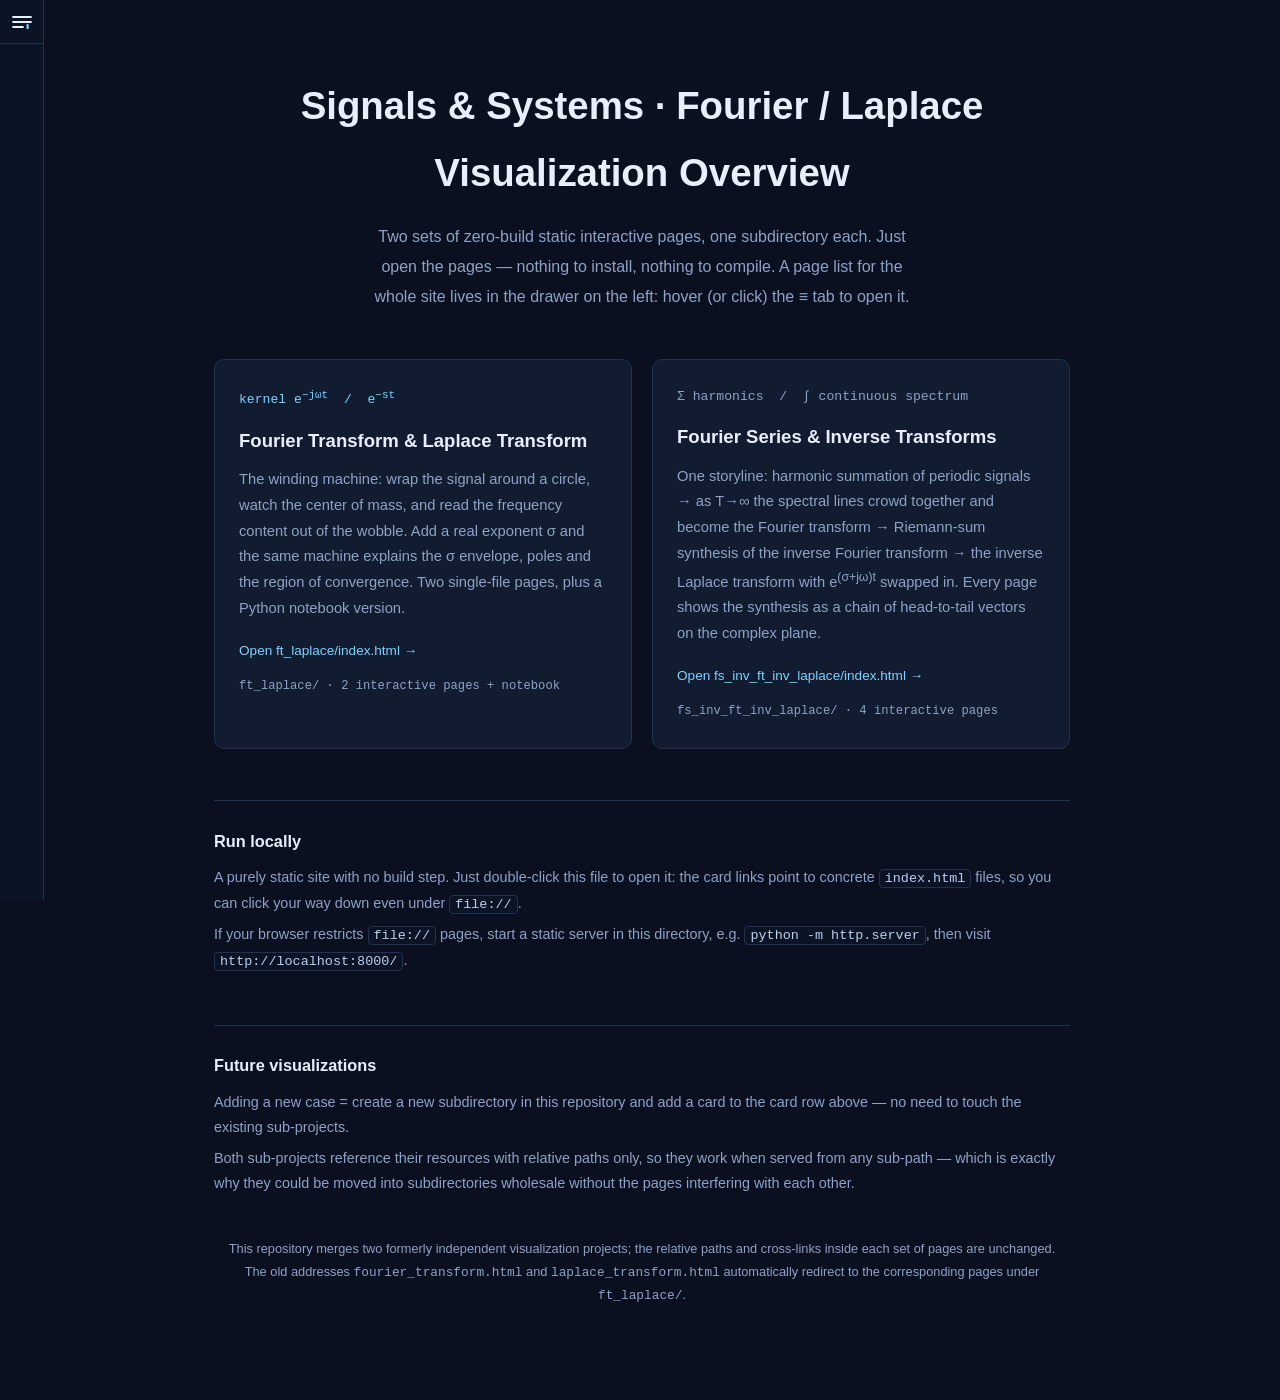
<file: index.html>
<!DOCTYPE html>
<html lang="en">
<head>
<meta charset="UTF-8">
<meta name="viewport" content="width=device-width, initial-scale=1.0">
<title>Signals &amp; Systems · Fourier / Laplace Visualization Overview</title>
<meta name="description" content="Two sets of zero-build static interactive visualizations: the Fourier transform and the Laplace transform, Fourier series and the inverse Fourier/Laplace transforms.">
<meta name="theme-color" content="#0a1020">
<link rel="icon" href="data:image/svg+xml,%3Csvg xmlns='http://www.w3.org/2000/svg' viewBox='0 0 16 16'%3E%3Ccircle cx='8' cy='8' r='6' fill='none' stroke='%237fd1ff' stroke-width='1.6'/%3E%3Cline x1='8' y1='8' x2='12.5' y2='4.5' stroke='%23ff5d5d' stroke-width='1.6'/%3E%3C/svg%3E">
<style>
  :root {
    --bg: #0a1020;
    --surface: #111c30;
    --text: #e8eefc;
    --text-dim: #8fa2c4;
    --text-faint: #8fa2c4;
    --accent: #7fd1ff;
    --accent2: #ff5d5d;
    --hairline: #22314d;
    --radius: 10px;
    --serif: Georgia, 'Iowan Old Style', 'Palatino Linotype', 'Source Han Serif SC', 'Songti SC', serif;
    --sans: -apple-system, BlinkMacSystemFont, 'Segoe UI', 'Noto Sans SC', 'Microsoft YaHei', sans-serif;
    --mono: 'Cascadia Mono', Consolas, 'SFMono-Regular', monospace;
  }
  * { box-sizing: border-box; margin: 0; padding: 0; }
  html { scroll-behavior: smooth; -webkit-text-size-adjust: 100%; }
  body {
    font-family: var(--sans);
    background-color: var(--bg);
    color: var(--text);
    line-height: 1.75; max-width: 940px; margin: 0 auto;
    padding: clamp(28px, 6vw, 72px) clamp(18px, 5vw, 40px) 96px;
    -webkit-font-smoothing: antialiased;
  }
  ::selection { background: rgba(127, 209, 255, 0.3); }
  h1 {
    font-size: clamp(1.7rem, 4.2vw, 2.4rem); font-weight: 600;
    text-align: center; color: #e8eefc; margin: 0 0 16px;
  }
  .lead {
    text-align: center; color: var(--text-dim); font-size: 1rem;
    line-height: 1.85; max-width: 62ch; margin: 0 auto 3rem;
  }
  .cards { display: grid; gap: 20px; grid-template-columns: repeat(auto-fit, minmax(300px, 1fr)); }
  .card {
    position: relative;
    display: block; text-decoration: none; color: inherit;
    background: var(--surface); border: 1px solid var(--hairline);
    border-radius: var(--radius); padding: 26px 24px;
    transition: border-color 0.16s, background 0.16s;
  }
  .card:hover { border-color: #3d6bb0; background: #152540; }
  .card .kern {
    font-family: var(--mono); font-size: 0.82rem; color: var(--accent);
    margin-bottom: 12px;
  }
  .card.series .kern { color: var(--text-dim); }
  .card h2 { font-size: 1.16rem; font-weight: 600; color: #e8eefc; margin: 0 0 10px; }
  .card p { color: var(--text-dim); font-size: 0.92rem; margin: 0 0 14px; }
  .card .go { font-size: 0.85rem; color: var(--accent); text-decoration: none; }
  /* .go stretches across the whole card, so the card acts as one big link
     without nesting one anchor inside another, which the parser splits apart */
  .card .go::after { content: ''; position: absolute; inset: 0; }
  .card .path {
    display: block; margin-top: 12px; font-family: var(--mono);
    font-size: 0.76rem; color: var(--text-faint);
  }
  section {
    margin-top: 3.2rem; padding-top: 1.6rem; border-top: 1px solid var(--hairline);
  }
  section h2 { font-size: 1.02rem; font-weight: 600; color: #e8eefc; margin: 0 0 10px; }
  section p { color: var(--text-dim); font-size: 0.9rem; margin: 6px 0; }
  section code {
    font-family: var(--mono); font-size: 0.84rem; color: #bcd0f2;
    background: #0b1424; border: 1px solid var(--hairline); border-radius: 4px; padding: 1px 5px;
  }
  section a { color: var(--text-dim); text-decoration: none; border-bottom: 1px solid var(--hairline); }
  section a:hover { color: var(--accent); }
  a:focus-visible { outline: 2px solid var(--accent); outline-offset: 2px; }
  footer { margin-top: 2.6rem; text-align: center; font-size: 0.8rem; color: var(--text-faint); }
  @media (prefers-reduced-motion: reduce) { * { transition: none !important; } }
</style>
<link rel="stylesheet" href="assets/drawer.css">
</head>
<body>

<h1>Signals &amp; Systems · Fourier / Laplace Visualization Overview</h1>
<p class="lead">
  Two sets of zero-build static interactive pages, one subdirectory each. Just open the pages — nothing to install, nothing to compile.
  A page list for the whole site lives in the drawer on the left: hover (or click) the ≡ tab to open it.
</p>

<div class="cards">
  <div class="card">
    <div class="kern">kernel e<sup>−jωt</sup> &nbsp;/&nbsp; e<sup>−st</sup></div>
    <h2>Fourier Transform &amp; Laplace Transform</h2>
    <p>
      The winding machine: wrap the signal around a circle, watch the center of mass,
      and read the frequency content out of the wobble. Add a real exponent σ and the same
      machine explains the σ envelope, poles and the region of convergence. Two single-file pages, plus a Python notebook version.
    </p>
    <a class="go" href="./ft_laplace/index.html">Open ft_laplace/index.html →</a>
    <span class="path">ft_laplace/ · 2 interactive pages + notebook</span>
  </div>
  <div class="card series">
    <div class="kern">Σ harmonics &nbsp;/&nbsp; ∫ continuous spectrum</div>
    <h2>Fourier Series &amp; Inverse Transforms</h2>
    <p>
      One storyline: harmonic summation of periodic signals → as T→∞ the spectral lines crowd together
      and become the Fourier transform → Riemann-sum synthesis of the inverse Fourier transform
      → the inverse Laplace transform with e<sup>(σ+jω)t</sup> swapped in. Every page shows the synthesis as a chain of head-to-tail vectors on the complex plane.
    </p>
    <a class="go" href="./fs_inv_ft_inv_laplace/index.html">Open fs_inv_ft_inv_laplace/index.html →</a>
    <span class="path">fs_inv_ft_inv_laplace/ · 4 interactive pages</span>
  </div>
</div>

<section>
  <h2>Run locally</h2>
  <p>A purely static site with no build step. Just double-click this file to open it: the card links point to concrete <code>index.html</code> files, so you can click your way down even under <code>file://</code>.</p>
  <p>If your browser restricts <code>file://</code> pages, start a static server in this directory, e.g. <code>python -m http.server</code>, then visit <code>http://localhost:8000/</code>.</p>
</section>

<section>
  <h2>Future visualizations</h2>
  <p>Adding a new case = create a new subdirectory in this repository and add a card to the card row above — no need to touch the existing sub-projects.</p>
  <p>Both sub-projects reference their resources with relative paths only, so they work when served from any sub-path — which is exactly why they could be moved into subdirectories wholesale without the pages interfering with each other.</p>
</section>

<footer>
  This repository merges two formerly independent visualization projects; the relative paths and cross-links inside each set of pages are unchanged.<br>
  The old addresses <code>fourier_transform.html</code> and <code>laplace_transform.html</code> automatically redirect to the corresponding pages under <code>ft_laplace/</code>.
</footer>

<script src="assets/drawer.js" defer></script>
</body>
</html>
</file>
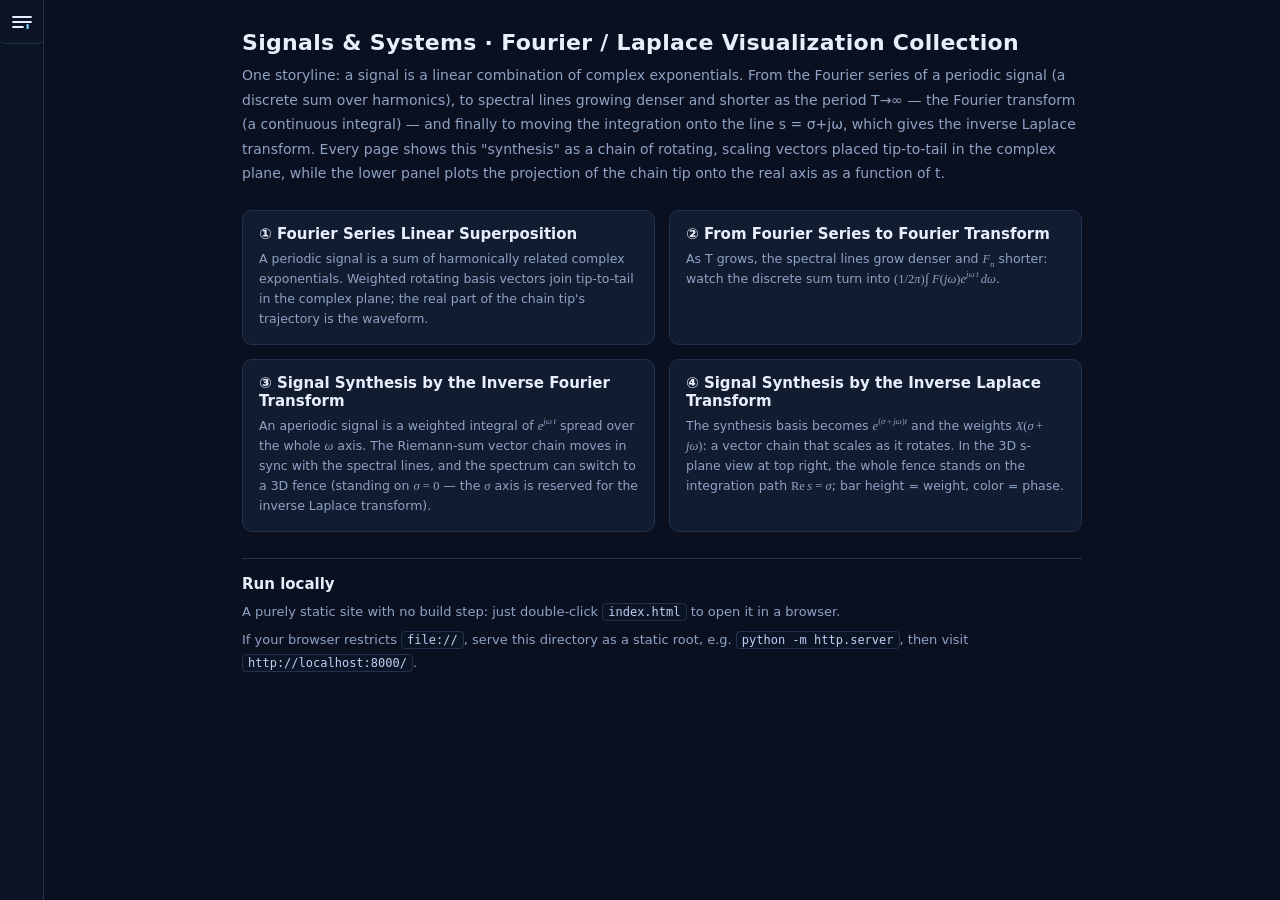
<file: fs_inv_ft_inv_laplace/index.html>
<!DOCTYPE html>
<html lang="en">
<head>
<meta charset="UTF-8">
<meta name="viewport" content="width=device-width, initial-scale=1">
<title>Signals &amp; Systems · Fourier / Laplace Visualization Collection</title>
<meta name="description" content="Four interactive visualizations: Fourier series linear superposition, from Fourier series to Fourier transform, signal synthesis by the inverse Fourier transform, and signal synthesis by the inverse Laplace transform.">
<meta property="og:title" content="Signals &amp; Systems · Fourier / Laplace Visualization Collection">
<meta property="og:description" content="Watch signals being synthesized as linear combinations / integrals of complex exponentials — drawn as rotating, scaling vector chains in the complex plane.">
<meta property="og:type" content="website">
<meta name="twitter:card" content="summary">
<meta name="theme-color" content="#0a1020">
<link rel="icon" href="data:image/svg+xml,%3Csvg xmlns='http://www.w3.org/2000/svg' viewBox='0 0 16 16'%3E%3Ccircle cx='8' cy='8' r='6' fill='none' stroke='%237fd1ff' stroke-width='1.6'/%3E%3Cline x1='8' y1='8' x2='12.5' y2='4.5' stroke='%23ff5d5d' stroke-width='1.6'/%3E%3C/svg%3E">
<link rel="stylesheet" href="assets/common.css">
<style>
  body{overflow:auto; display:block; height:auto; min-height:100%}
  .hub{max-width:880px; margin:0 auto; padding:30px 20px 56px}
  .hub h1{font-size:22px; margin:0 0 8px; letter-spacing:.3px}
  .hub .lead{color:var(--dim); font-size:14px; line-height:1.75; margin:0 0 24px}
  .cards{display:grid; grid-template-columns:1fr 1fr; gap:14px}
  @media (max-width:760px){ .cards{grid-template-columns:1fr} }
  a.card{
    display:block; padding:14px 16px 15px; border:1px solid var(--line); border-radius:10px;
    background:var(--panel); color:var(--fg); text-decoration:none;
  }
  a.card:hover{border-color:#3d6bb0; background:#152540}
  a.card b{display:block; font-size:15px; margin-bottom:6px}
  a.card > span{display:block; color:var(--dim); font-size:12.5px; line-height:1.6}
  .hub section{margin-top:26px; padding-top:16px; border-top:1px solid var(--line)}
  .hub h2{font-size:15px; margin:0 0 8px}
  .hub section p{color:var(--dim); font-size:13px; line-height:1.75; margin:6px 0}
  .hub code{background:#0b1424; border:1px solid var(--line); border-radius:4px; padding:1px 5px; font-size:12px; color:#bcd0f2}
</style>
<link rel="stylesheet" href="../assets/drawer.css">
</head>
<body>
<noscript><div class="jsmissing">All four visualizations in this collection draw on canvas with JavaScript — enable JavaScript and reload.</div></noscript>
<div class="hub">
  <h1>Signals &amp; Systems · Fourier / Laplace Visualization Collection</h1>
  <p class="lead">
    One storyline: a signal is a linear combination of complex exponentials. From the Fourier series of a
    periodic signal (a discrete sum over harmonics), to spectral lines growing denser and shorter as the
    period T→∞ — the Fourier transform (a continuous integral) — and finally to moving the integration onto
    the line s = σ+jω, which gives the inverse Laplace transform. Every page shows this "synthesis" as a
    chain of rotating, scaling vectors placed tip-to-tail in the complex plane, while the lower panel plots
    the projection of the chain tip onto the real axis as a function of t.
  </p>
  <div class="cards">
    <a class="card" href="Fourier_series_linear_superposition.html">
      <b>① Fourier Series Linear Superposition</b>
      <span>A periodic signal is a sum of harmonically related complex exponentials. Weighted rotating basis vectors join tip-to-tail in the complex plane; the real part of the chain tip's trajectory is the waveform.</span>
    </a>
    <a class="card" href="From_Fourier_series_to_Fourier_transform.html">
      <b>② From Fourier Series to Fourier Transform</b>
      <span>As T grows, the spectral lines grow denser and <span class="tex">F_n</span> shorter: watch the discrete sum turn into <span class="tex">(1/2\pi)\int F(j\omega)e^{j\omega t}\,d\omega</span>.</span>
    </a>
    <a class="card" href="Fourier_inverse_transform_synthesis.html">
      <b>③ Signal Synthesis by the Inverse Fourier Transform</b>
      <span>An aperiodic signal is a weighted integral of <span class="tex">e^{j\omega t}</span> spread over the whole <span class="tex">\omega</span> axis. The Riemann-sum vector chain moves in sync with the spectral lines, and the spectrum can switch to a 3D fence (standing on <span class="tex">\sigma=0</span> — the <span class="tex">\sigma</span> axis is reserved for the inverse Laplace transform).</span>
    </a>
    <a class="card" href="Laplace_inverse_transform_synthesis.html">
      <b>④ Signal Synthesis by the Inverse Laplace Transform</b>
      <span>The synthesis basis becomes <span class="tex">e^{(\sigma+j\omega)t}</span> and the weights <span class="tex">X(\sigma+j\omega)</span>: a vector chain that scales as it rotates. In the 3D s-plane view at top right, the whole fence stands on the integration path <span class="tex">\mathrm{Re}\,s=\sigma</span>; bar height = weight, color = phase.</span>
    </a>
  </div>
  <section>
    <h2>Run locally</h2>
    <p>A purely static site with no build step: just double-click <code>index.html</code> to open it in a browser.</p>
    <p>If your browser restricts <code>file://</code>, serve this directory as a static root, e.g. <code>python -m http.server</code>, then visit <code>http://localhost:8000/</code>.</p>
  </section>
</div>
<script src="assets/common.js"></script>
<script src="assets/tex.js"></script>
<script src="../assets/drawer.js" defer></script>
</body>
</html>
</file>
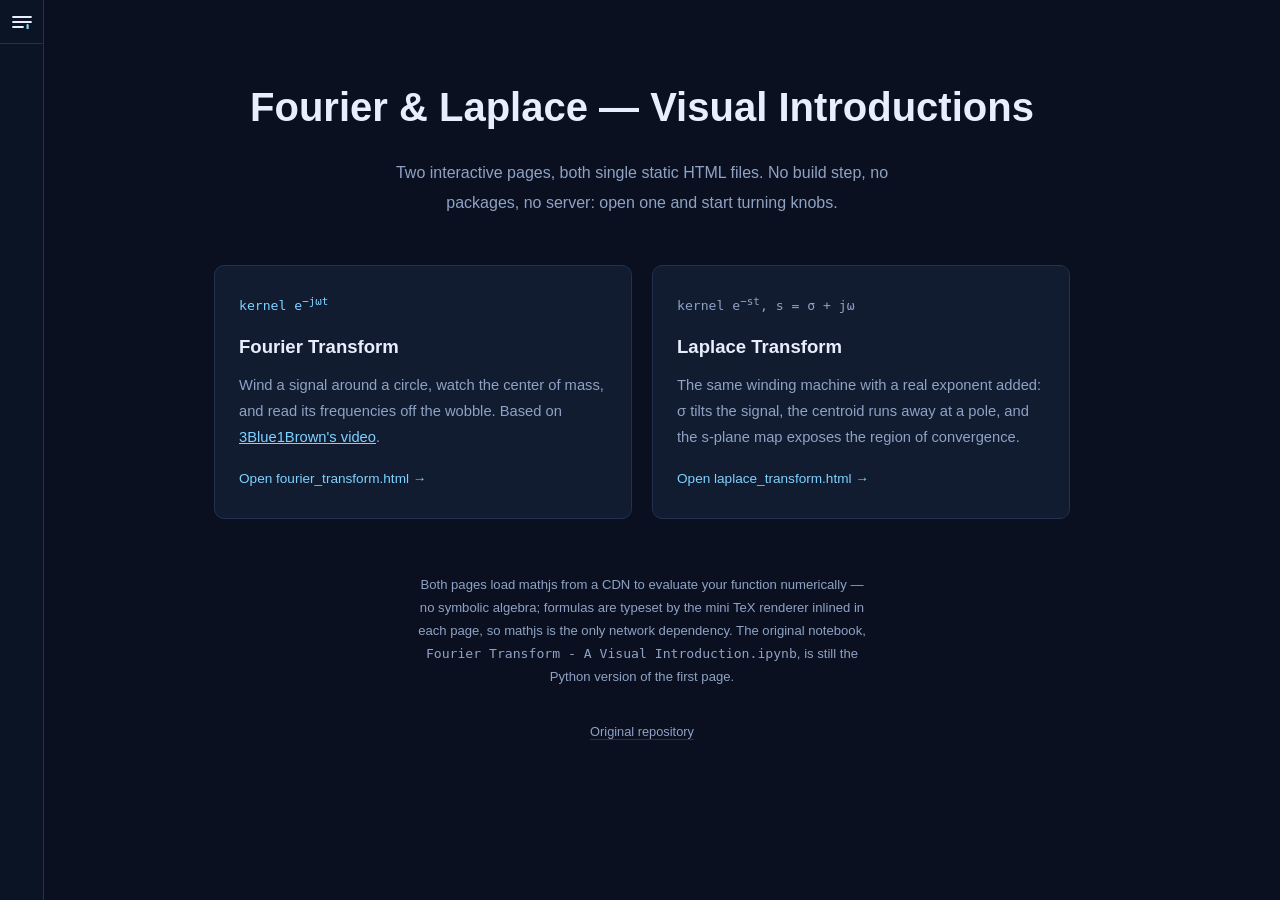
<file: ft_laplace/index.html>
<!DOCTYPE html>
<html lang="en">
<head>
<meta charset="UTF-8">
<meta name="viewport" content="width=device-width, initial-scale=1.0">
<title>Fourier &amp; Laplace — Visual Introductions</title>
<meta name="theme-color" content="#0a1020">
<link rel="icon" href="data:image/svg+xml,%3Csvg xmlns='http://www.w3.org/2000/svg' viewBox='0 0 16 16'%3E%3Ccircle cx='8' cy='8' r='6' fill='none' stroke='%237fd1ff' stroke-width='1.6'/%3E%3Cline x1='8' y1='8' x2='12.5' y2='4.5' stroke='%23ff5d5d' stroke-width='1.6'/%3E%3C/svg%3E">
<style>
  :root {
    --bg: #0a1020;
    --surface: #111c30;
    --text: #e8eefc;
    --text-dim: #8fa2c4;
    --text-faint: #8fa2c4;
    --accent: #7fd1ff;
    --accent2: #ff5d5d;
    --hairline: #22314d;
    --radius: 10px;
    --serif: Georgia, 'Iowan Old Style', 'Palatino Linotype', 'Source Han Serif SC', 'Songti SC', serif;
    --sans: -apple-system, BlinkMacSystemFont, 'Segoe UI', 'Noto Sans SC', 'Microsoft YaHei', sans-serif;
    --mono: 'Cascadia Mono', Consolas, 'SFMono-Regular', monospace;
  }
  * { box-sizing: border-box; margin: 0; padding: 0; }
  html { scroll-behavior: smooth; -webkit-text-size-adjust: 100%; }
  body {
    font-family: var(--sans);
    background-color: var(--bg);
    color: var(--text);
    line-height: 1.75; max-width: 940px; margin: 0 auto;
    padding: clamp(28px, 6vw, 72px) clamp(18px, 5vw, 40px) 96px;
    -webkit-font-smoothing: antialiased;
  }
  ::selection { background: rgba(127, 209, 255, 0.3); }
  h1 {
    font-size: clamp(1.8rem, 4.4vw, 2.5rem); font-weight: 600;
    text-align: center; color: #e8eefc; margin: 0 0 16px;
  }
  .lead {
    text-align: center; color: var(--text-dim); font-size: 1rem;
    line-height: 1.85; max-width: 58ch; margin: 0 auto 3rem;
  }
  .cards { display: grid; gap: 20px; grid-template-columns: repeat(auto-fit, minmax(280px, 1fr)); }
  .card {
    position: relative;
    display: block; text-decoration: none; color: inherit;
    background: var(--surface); border: 1px solid var(--hairline);
    border-radius: var(--radius); padding: 26px 24px;
    transition: border-color 0.16s, background 0.16s;
  }
  .card:hover { border-color: #3d6bb0; background: #152540; }
  .card .kern {
    font-family: var(--mono); font-size: 0.82rem; color: var(--accent);
    margin-bottom: 12px;
  }
  .card.laplace .kern { color: var(--text-dim); }
  .card h2 { font-size: 1.16rem; font-weight: 600; color: #e8eefc; margin: 0 0 10px; }
  .card p { color: var(--text-dim); font-size: 0.92rem; margin: 0 0 14px; }
  .card .go { font-size: 0.85rem; color: var(--accent); text-decoration: none; }
  /* .go stretches across the whole card, so the card acts as one big link
     without nesting one anchor inside another, which the parser splits apart */
  .card .go::after { content: ''; position: absolute; inset: 0; }
  .card p a { position: relative; z-index: 1; color: var(--accent); }
  .card p a:hover { color: #a8e0ff; }
  .foot {
    margin: 3.4rem auto 0; text-align: center;
    font-size: 0.82rem; color: var(--text-faint); max-width: 62ch;
  }
  .foot code { font-family: var(--mono); color: var(--text-dim); }
  footer { margin-top: 2rem; text-align: center; font-size: 0.8rem; color: var(--text-faint); }
  footer a { color: var(--text-dim); text-decoration: none; border-bottom: 1px solid var(--hairline); }
  footer a:hover { color: var(--accent); }
  a:focus-visible { outline: 2px solid var(--accent); outline-offset: 2px; }
  @media (prefers-reduced-motion: reduce) { * { transition: none !important; } }
</style>
<link rel="stylesheet" href="../assets/drawer.css">
</head>
<body>

<h1>Fourier &amp; Laplace — Visual Introductions</h1>
<p class="lead">
  Two interactive pages, both single static HTML files.
  No build step, no packages, no server: open one and start turning knobs.
</p>

<div class="cards">
  <div class="card">
    <div class="kern">kernel e<sup>−jωt</sup></div>
    <h2>Fourier Transform</h2>
    <p>
      Wind a signal around a circle, watch the center of mass, and read its frequencies off the wobble.
      Based on <a href="https://www.youtube.com/watch?v=spUNpyF58BY">3Blue1Brown's video</a>.
    </p>
    <a class="go" href="./fourier_transform.html">Open fourier_transform.html →</a>
  </div>
  <div class="card laplace">
    <div class="kern">kernel e<sup>−st</sup>, s = σ + jω</div>
    <h2>Laplace Transform</h2>
    <p>
      The same winding machine with a real exponent added: σ tilts the signal, the centroid runs away at a pole,
      and the s-plane map exposes the region of convergence.
    </p>
    <a class="go" href="./laplace_transform.html">Open laplace_transform.html →</a>
  </div>
</div>

<p class="foot">
  Both pages load mathjs from a CDN to evaluate your function numerically — no symbolic algebra; formulas are typeset by the mini TeX renderer inlined in each page, so mathjs is the only network dependency.
  The original notebook, <code>Fourier Transform - A Visual Introduction.ipynb</code>, is still the Python version of the first page.
</p>

<footer>
  <a href="https://github.com/thatSaneKid/fourier-transform">Original repository</a>
</footer>

<script src="../assets/drawer.js" defer></script>
</body>
</html>
</file>
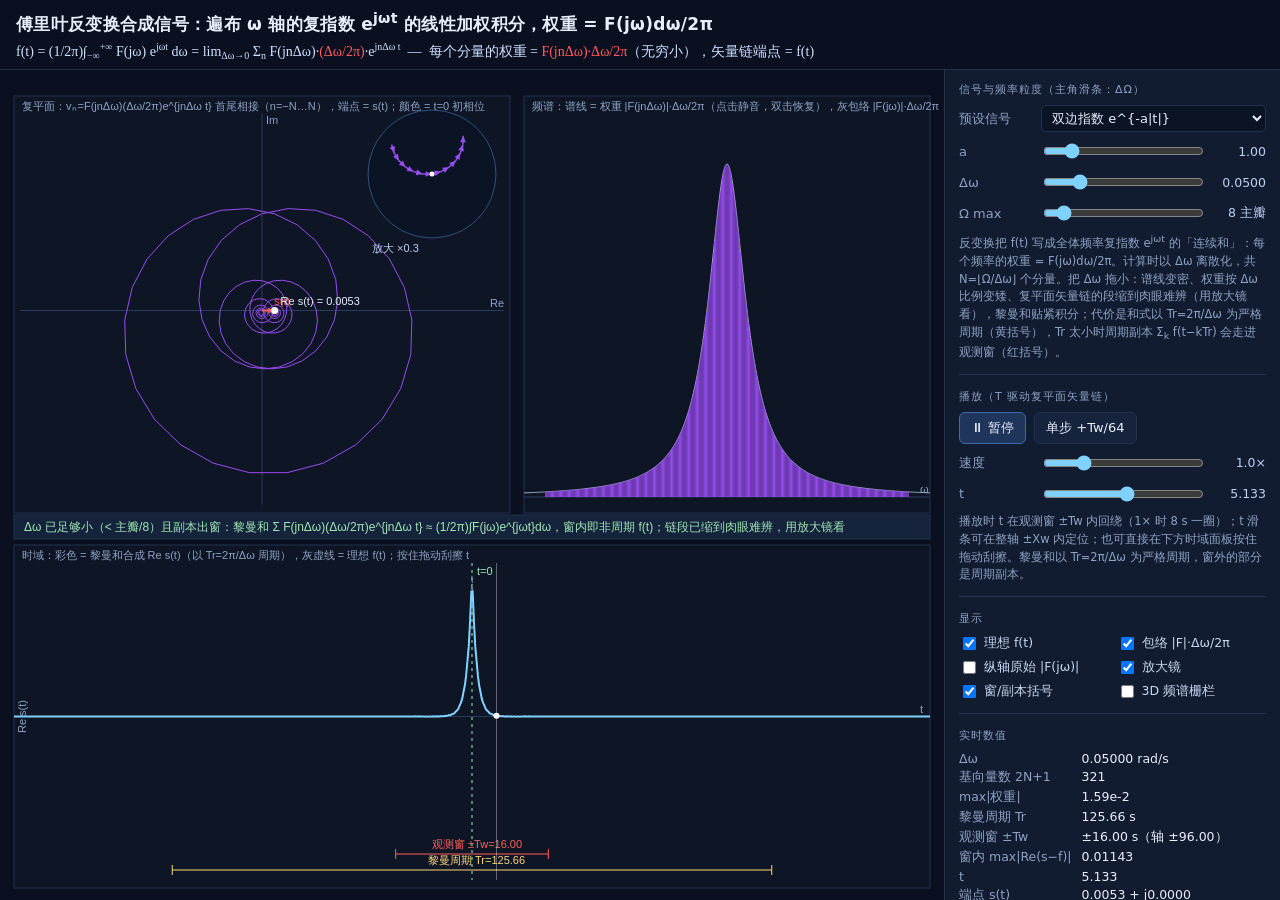
<file: Fourier_inverse_transform_synthesis.html>
<!DOCTYPE html>
<html lang="zh-CN">
<head>
<meta charset="utf-8">
<meta name="viewport" content="width=device-width, initial-scale=1">
<title>傅里叶反变换合成信号：复指数 e^{jωt} 的线性加权积分</title>
<meta name="description" content="交互可视化：非周期信号 f(t) 表示为遍布 ω 轴的复指数 e^{jωt} 的线性加权积分，权重 = F(jω)dω/2π；复平面向量链、频谱谱线与黎曼和时域波形联动。">
<meta property="og:title" content="傅里叶反变换合成信号">
<meta property="og:description" content="复平面向量链首尾相接、端点 = s(t)；频谱谱线 = 权重 |F(jnΔω)|·Δω/2π；时域黎曼和收敛到理想 f(t)。">
<meta property="og:type" content="website">
<meta name="twitter:card" content="summary">
<meta name="theme-color" content="#0a1020">
<link rel="icon" href="data:image/svg+xml,<svg xmlns='http://www.w3.org/2000/svg' viewBox='0 0 16 16'><circle cx='8' cy='8' r='6' fill='none' stroke='%237fd1ff' stroke-width='2'/><line x1='8' y1='8' x2='13' y2='5' stroke='%23ff5d5d' stroke-width='2'/></svg>">
<link rel="stylesheet" href="assets/common.css">
</head>
<body>
<noscript><div class="jsmissing">本页面需要启用 JavaScript 才能运行可视化动画。</div></noscript>

<header>
  <h1>傅里叶反变换合成信号：遍布 ω 轴的复指数 e<sup>jωt</sup> 的线性加权积分，权重 = F(jω)dω/2π</h1>
  <div class="formula">
    f(t) = (1/2π)∫<sub>−∞</sub><sup>+∞</sup> F(jω) e<sup>jωt</sup> dω
    = lim<sub>Δω→0</sub> Σ<sub>n</sub> F(jnΔω)·<span class="hl">(Δω/2π)</span>·e<sup>jnΔω t</sup>
    &nbsp;—&nbsp; 每个分量的权重 = <span class="hl">F(jnΔω)·Δω/2π</span>（无穷小），矢量链端点 = f(t)
  </div>
</header>

<main>
  <div class="stage"><canvas id="cv" role="img" tabindex="0" aria-label="傅里叶反变换合成动画：复平面向量链、频谱与时域波形"></canvas></div>

  <aside>
    <section>
      <p class="cap">信号与频率粒度（主角滑条：Δω）</p>
      <label class="row"><span>预设信号</span>
        <select id="preset">
          <option value="rect">矩形脉冲（时限）</option>
          <option value="tri">三角脉冲（时限）</option>
          <option value="gauss">高斯脉冲（近似时限）</option>
          <option value="dexp" selected>双边指数 e^{-a|t|}</option>
          <option value="sexp">单边指数 e^{-at}u(t)（非时限）</option>
        </select>
      </label>
      <label class="row"><span id="shapeLab">a</span>
        <input type="range" id="shape" min="0.5" max="4" step="0.05" value="1">
        <span class="val" id="shapeval">1.00</span>
      </label>
      <label class="row"><span>Δω</span>
        <input type="range" id="logdw" min="0" max="1000" step="1" value="199">
        <span class="val" id="dwval">—</span>
      </label>
      <label class="row"><span>Ω max</span>
        <input type="range" id="omx" min="4" max="48" step="1" value="8">
        <span class="val" id="omxval">8 主瓣</span>
      </label>
      <p class="note">反变换把 f(t) 写成全体频率复指数 e<sup>jωt</sup> 的「连续和」：每个频率的权重 = F(jω)dω/2π。计算时以 Δω 离散化，共 N=⌊Ω/Δω⌋ 个分量。把 Δω 拖小：谱线变密、权重按 Δω 比例变矮、复平面矢量链的段缩到肉眼难辨（用放大镜看），黎曼和贴紧积分；代价是和式以 Tr=2π/Δω 为严格周期（黄括号），Tr 太小时周期副本 Σ<sub>k</sub> f(t−kTr) 会走进观测窗（红括号）。</p>
    </section>

    <section>
      <p class="cap">播放（t 驱动复平面矢量链）</p>
      <div class="btns">
        <button id="play" class="primary">⏸ 暂停</button>
        <button id="step">单步 +Tw/64</button>
      </div>
      <label class="row"><span>速度</span>
        <input type="range" id="speed" min="0.1" max="4" step="0.1" value="1">
        <span class="val" id="speedval">1.0×</span>
      </label>
      <label class="row"><span>t</span>
        <input type="range" id="tsl" min="-1" max="1" step="0.001" value="0">
        <span class="val" id="tval">0.000</span>
      </label>
      <p class="note">播放时 t 在观测窗 ±Tw 内回绕（1× 时 8 s 一圈）；t 滑条可在整轴 ±Xw 内定位；也可直接在下方时域面板按住拖动刮擦。黎曼和以 Tr=2π/Δω 为严格周期，窗外的部分是周期副本。</p>
    </section>

    <section>
      <p class="cap">显示</p>
      <div class="checks">
        <label><input type="checkbox" id="ckIdeal" checked>理想 f(t)</label>
        <label><input type="checkbox" id="ckEnv" checked>包络 |F|·Δω/2π</label>
        <label><input type="checkbox" id="ckRaw">纵轴原始 |F(jω)|</label>
        <label><input type="checkbox" id="ckLens" checked>放大镜</label>
        <label><input type="checkbox" id="ckBrk" checked>窗/副本括号</label>
        <label><input type="checkbox" id="ck3d">3D 频谱栅栏</label>
      </div>
    </section>

    <section>
      <p class="cap">实时数值</p>
      <div class="ro">
        <b>Δω</b><span id="r_dw">—</span>
        <b>基向量数 2N+1</b><span id="r_N">—</span>
        <b>max|权重|</b><span id="r_mag">—</span>
        <b>黎曼周期 Tr</b><span id="r_Tr">—</span>
        <b>观测窗 ±Tw</b><span id="r_Tw">—</span>
        <b>窗内 max|Re(s−f)|</b><span id="r_err">—</span>
        <b>t</b><span id="r_t">—</span>
        <b>端点 s(t)</b><span id="r_end">—</span>
      </div>
      <p class="note">误差在观测窗 ±Tw 内计算，含 Ω 截断误差（只合成 |ω|≤Ω）与 Δω 离散误差；把 Δω 拖到最小、Ω 拖大可见其收敛。双击频谱恢复全部被静音分量。</p>
      <p class="note" id="r_capNote"></p>
    </section>

    <section>
      <p class="cap">三块面板怎么看</p>
      <p class="note">左上：复平面。v<sub>n</sub>=F(jnΔω)(Δω/2π)e<sup>jnΔω t</sup>（n=−N…N）首尾相接成链，端点 = 合成 s(t)；链段颜色 = 该分量 t=0 初相位 arg F(jnΔω)（谱线、3D 栅栏同色）；红向量 = s(t)，它在 Re 轴上的投影就是时域曲线的高度。Δω 小时段长缩到肉眼难辨 —— 右上圆放大镜把鼠标附近的链放大 ×g 画出来。<br>
      右上：频谱。谱线 = 权重 |F(jnΔω)|·Δω/2π（随 Δω 成比例缩矮 = 无穷小），灰包络 = |F(jω)|·Δω/2π；切「原始 |F(jω)|」看包络本身不随 Δω 变。悬停谱线 → 链上同色段白色加粗；点击谱线 → 静音该分量。勾「3D 频谱栅栏」后右上改画三维视图：站在 σ=0 平面里的同色栅栏（茎高 = 权重）加灰包络幕布，水平面是 jω 轴与 σ 轴，在面板内按住拖动可旋转视角（yaw/pitch）。σ 轴是给拉普拉斯反变换预留的空槽位：将来整排栅栏沿 σ 滑动、脚下铺出 |X(σ+jω)| 高度曲面，就是拉普拉斯页的舞台。点击静音只在 2D 模式生效；双击恢复全部静音两种模式都生效。<br>
      下：时域。彩色 = 黎曼和合成 Re s(t)（以 Tr=2π/Δω 严格周期，即泊松 Σ<sub>k</sub> f(t−kTr)）；灰虚线 = 理想 f(t)。红括号 = 观测窗 ±Tw，黄括号 = 一个黎曼周期 Tr；绿虚线 = t=0 原点；纵轴 = Re s(t)。按住拖动可刮擦 t。</p>
    </section>
  </aside>
</main>

<script src="assets/common.js"></script>
<script src="assets/ift.js"></script>
</body>
</html>
</file>
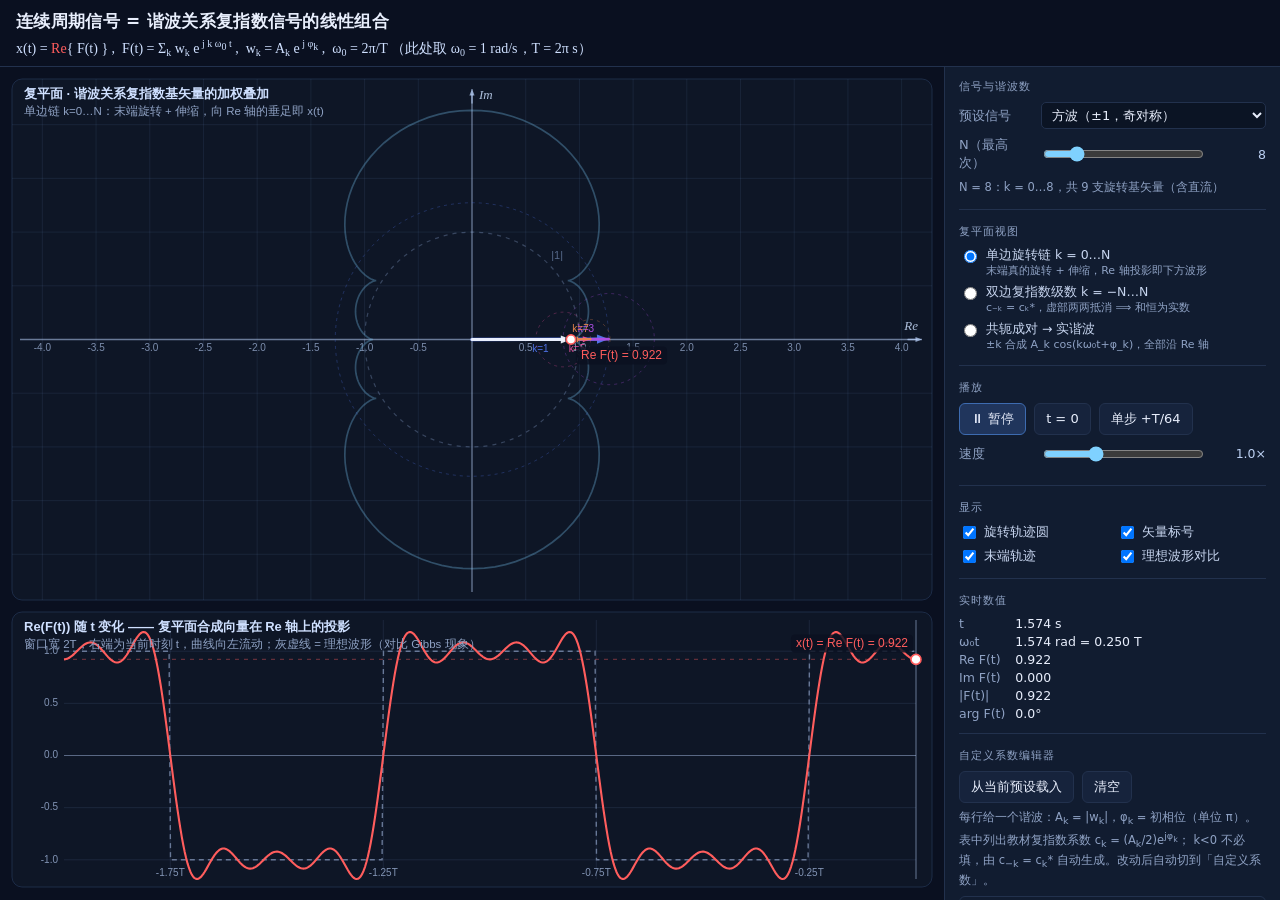
<file: Fourier_series_linear_superposition.html>
<!DOCTYPE html>
<html lang="zh-CN">
<head>
<meta charset="utf-8">
<meta name="viewport" content="width=device-width, initial-scale=1">
<title>连续周期信号 = 谐波关系复指数信号的线性组合</title>
<meta name="description" content="交互可视化：周期信号 x(t) = Re{F(t)}，F(t) = Σ w_k e^{jkω₀t}；谐波关系的复指数基矢量在复平面首尾相接成链，链末端向 Re 轴的投影就是合成波形。支持单边旋转链、双边复指数级数、共轭成对三种视图与自定义系数编辑。">
<meta property="og:title" content="傅里叶级数线性叠加">
<meta property="og:description" content="复平面矢量链末端 = F(t)，其 Re 轴投影 = x(t)；双边视图 c₋ₖ = cₖ* 使虚部两两抵消；下方面板画出 Re F(t) 并与理想波形对比（Gibbs 现象）。">
<meta property="og:type" content="website">
<meta name="twitter:card" content="summary">
<meta name="theme-color" content="#0a1020">
<link rel="icon" href="data:image/svg+xml,<svg xmlns='http://www.w3.org/2000/svg' viewBox='0 0 16 16'><circle cx='8' cy='8' r='6' fill='none' stroke='%237fd1ff' stroke-width='2'/><line x1='8' y1='8' x2='13' y2='5' stroke='%23ff5d5d' stroke-width='2'/></svg>">
<link rel="stylesheet" href="assets/common.css">
<style>
  /* 本页专有样式（common.css 已有的规则不重复）：视图单选组、系数编辑表格、折叠说明 */
  .radios{display:flex; flex-direction:column; gap:5px; font-size:12.5px}
  .radios label{display:flex; gap:6px; align-items:flex-start; cursor:pointer; color:#c8d6f0}
  .radios .hint{display:block; color:var(--dim); font-size:11px; line-height:1.35}
  table{width:100%; border-collapse:collapse; font-size:12px}
  th,td{padding:3px 4px; text-align:left; border-bottom:1px solid #1b2942}
  th{color:var(--dim); font-weight:500; font-size:11px}
  td.kk{width:26px; color:var(--accent2); font-variant-numeric:tabular-nums}
  td input[type=number]{width:66px; padding:2px 4px; font-size:12px}
  td.out{color:#9fb3d6; font-variant-numeric:tabular-nums; font-size:11.5px; white-space:nowrap}
  .edwrap{max-height:212px; overflow-y:auto; border:1px solid var(--line); border-radius:6px; margin-top:6px}
  .dim{color:var(--dim)}
  details summary{cursor:pointer; font-size:12.5px; color:#c8d6f0}
</style>
</head>
<body>
<noscript><div class="jsmissing">本页面需要启用 JavaScript 才能运行可视化动画。</div></noscript>

<header>
  <h1>连续周期信号 = 谐波关系复指数信号的线性组合</h1>
  <div class="formula">
    x(t) = <span class="hl">Re</span>{ F(t) } ,&nbsp;
    F(t) = Σ<sub>k</sub> w<sub>k</sub> e<sup> j k ω<sub>0</sub> t</sup> ,&nbsp;
    w<sub>k</sub> = A<sub>k</sub> e<sup> j φ<sub>k</sub></sup> ,&nbsp;
    ω<sub>0</sub> = 2π/T （此处取 ω<sub>0</sub> = 1 rad/s，T = 2π s）
  </div>
</header>

<main>
  <div class="stage"><canvas id="cv" role="img" tabindex="0" aria-label="傅里叶级数线性叠加动画（谐波关系复指数基向量旋转叠加出合成向量与实部波形）"></canvas></div>

  <aside>
    <section>
      <p class="cap">信号与谐波数</p>
      <label class="row"><span>预设信号</span>
        <select id="preset">
          <option value="square">方波（±1，奇对称）</option>
          <option value="cos">单频余弦 cos(ω₀t)</option>
          <option value="multi">多音合成（初相位各不相同）</option>
          <option value="saw">锯齿波 t/π</option>
          <option value="tri">三角波 1−2|t|/π</option>
          <option value="comb">周期冲激串（等幅同相）</option>
          <option value="custom">自定义系数</option>
        </select>
      </label>
      <label class="row"><span>N（最高次）</span>
        <input type="range" id="N" min="1" max="40" step="1" value="8">
        <span class="val" id="Nval">8</span>
      </label>
      <p class="note" id="Nnote"></p>
    </section>

    <section>
      <p class="cap">复平面视图</p>
      <div class="radios">
        <label><input type="radio" name="view" value="oneside" checked>
          <span>单边旋转链 k = 0…N<span class="hint">末端真的旋转 + 伸缩，Re 轴投影即下方波形</span></span></label>
        <label><input type="radio" name="view" value="double">
          <span>双边复指数级数 k = −N…N<span class="hint">c₋ₖ = cₖ*，虚部两两抵消 ⟹ 和恒为实数</span></span></label>
        <label><input type="radio" name="view" value="pair">
          <span>共轭成对 → 实谐波<span class="hint">±k 合成 A_k cos(kω₀t+φ_k)，全部沿 Re 轴</span></span></label>
      </div>
    </section>

    <section>
      <p class="cap">播放</p>
      <div class="btns">
        <button id="play" class="primary">⏸ 暂停</button>
        <button id="reset">t = 0</button>
        <button id="step">单步 +T/64</button>
      </div>
      <label class="row"><span>速度</span>
        <input type="range" id="speed" min="0.1" max="3" step="0.1" value="1">
        <span class="val" id="speedval">1.0×</span>
      </label>
    </section>

    <section>
      <p class="cap">显示</p>
      <div class="checks">
        <label><input type="checkbox" id="cCircles" checked>旋转轨迹圆</label>
        <label><input type="checkbox" id="cLabels" checked>矢量标号</label>
        <label><input type="checkbox" id="cTrail" checked>末端轨迹</label>
        <label><input type="checkbox" id="cIdeal" checked>理想波形对比</label>
      </div>
    </section>

    <section>
      <p class="cap">实时数值</p>
      <div class="ro">
        <b>t</b><span id="r_t">0.000 s</span>
        <b>ω₀t</b><span id="r_wt">0.000 rad = 0.000 T</span>
        <b>Re F(t)</b><span id="r_re">0.000</span>
        <b>Im F(t)</b><span id="r_im">0.000</span>
        <b>|F(t)|</b><span id="r_abs">0.000</span>
        <b>arg F(t)</b><span id="r_arg">0.0°</span>
      </div>
    </section>

    <section>
      <p class="cap">自定义系数编辑器</p>
      <div class="btns">
        <button id="loadPreset">从当前预设载入</button>
        <button id="clearCust">清空</button>
      </div>
      <p class="note">
        每行给一个谐波：A<sub>k</sub> = |w<sub>k</sub>|，φ<sub>k</sub> = 初相位（单位 π）。
        表中列出教材复指数系数 c<sub>k</sub> = (A<sub>k</sub>/2)e<sup>jφ<sub>k</sub></sup>；
        k&lt;0 不必填，由 c<sub>−k</sub> = c<sub>k</sub>* 自动生成。改动后自动切到「自定义系数」。
      </p>
      <div class="edwrap">
        <table>
          <thead><tr><th>k</th><th>A<sub>k</sub></th><th>φ<sub>k</sub>/π</th><th>c<sub>k</sub></th></tr></thead>
          <tbody id="edBody"></tbody>
        </table>
      </div>
    </section>

    <section>
      <details>
        <summary>三个视图为什么末端一样？</summary>
        <p class="note">
          实信号的复指数系数必然共轭对称：c<sub>−k</sub> = c<sub>k</sub>*。于是<br>
          Σ<sub>k=−N…N</sub> c<sub>k</sub>e<sup>jkω₀t</sup>
          = c<sub>0</sub> + Σ<sub>k=1…N</sub> 2Re{c<sub>k</sub>e<sup>jkω₀t</sup>}
          = A<sub>0</sub> + Σ A<sub>k</sub>cos(kω₀t+φ<sub>k</sub>)，恒为实数。<br>
          「单边旋转链」把权重放大一倍（w<sub>k</sub> = 2c<sub>k</sub>，k≥1）后只保留 k≥0，
          得到一个真正旋转、伸缩的复向量 F(t)，而 x(t) = Re{F(t)} 与上面完全相同 —— 这就是下方面板画的那条曲线。
        </p>
      </details>
    </section>
  </aside>
</main>

<script src="assets/common.js"></script>
<script src="assets/fsls.js"></script>
</body>
</html>
</file>
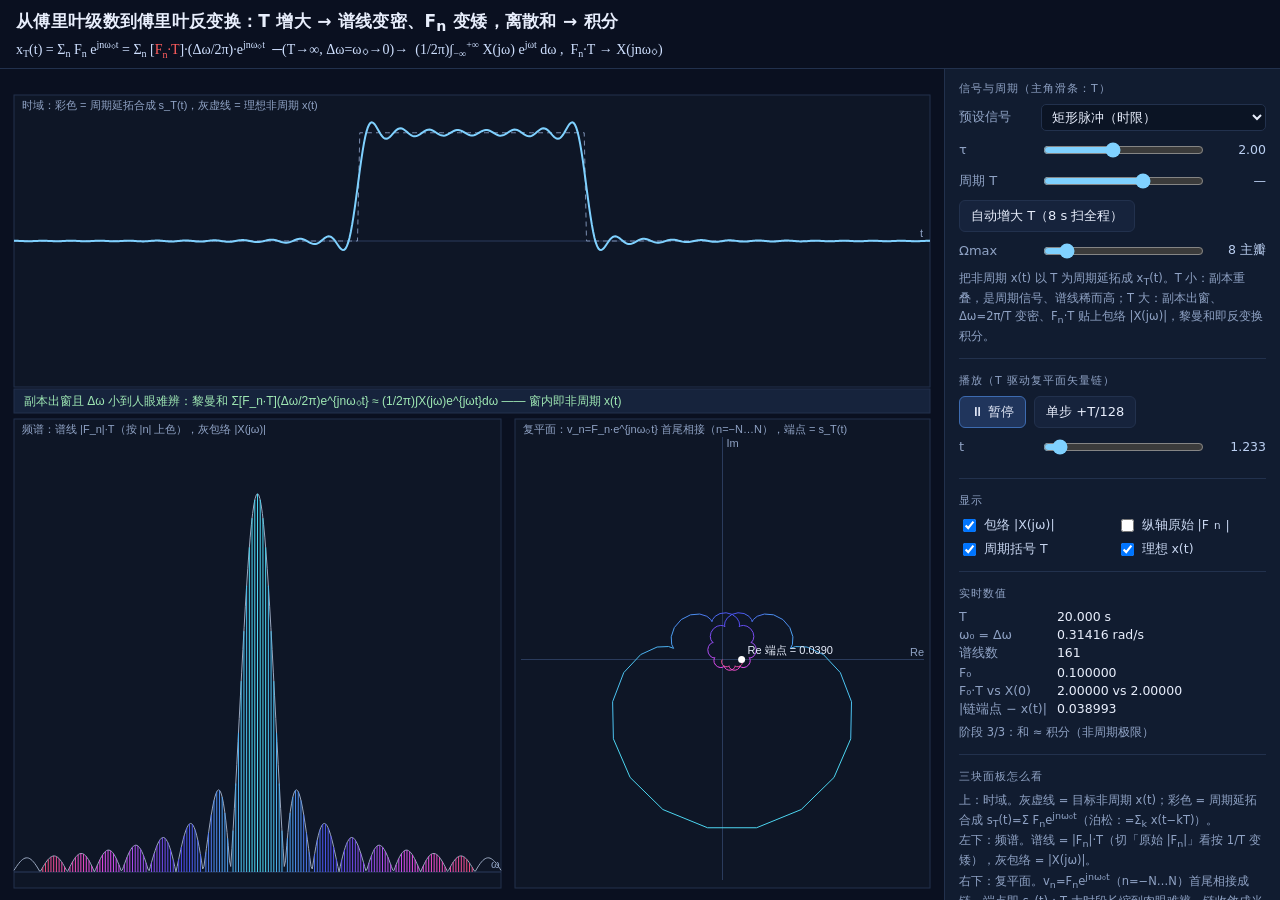
<file: From_Fourier_series_to_Fourier_transform.html>
<!DOCTYPE html>
<html lang="zh-CN">
<head>
<meta charset="utf-8">
<meta name="viewport" content="width=device-width, initial-scale=1">
<title>从傅里叶级数到傅里叶反变换</title>
<meta name="description" content="交互可视化：周期 T 增大时谱线间隔 Δω=2π/T 变密、谱线 F_n 变矮而 F_n·T 贴上包络 |X(jω)|，傅里叶级数的离散和逐步趋于傅里叶反变换积分。">
<meta property="og:title" content="从傅里叶级数到傅里叶反变换">
<meta property="og:description" content="时域周期延拓、频谱谱线与复平面向量链三图联动：T→∞ 时黎曼和 Σ[F_n·T](Δω/2π)e^{jnω₀t} 收敛为 (1/2π)∫X(jω)e^{jωt}dω。">
<meta property="og:type" content="website">
<meta name="twitter:card" content="summary">
<meta name="theme-color" content="#0a1020">
<link rel="icon" href="data:image/svg+xml,<svg xmlns='http://www.w3.org/2000/svg' viewBox='0 0 16 16'><circle cx='8' cy='8' r='6' fill='none' stroke='%237fd1ff' stroke-width='2'/><line x1='8' y1='8' x2='13' y2='5' stroke='%23ff5d5d' stroke-width='2'/></svg>">
<link rel="stylesheet" href="assets/common.css">
</head>
<body>
<noscript><div class="jsmissing">本页面需要启用 JavaScript 才能运行可视化动画。</div></noscript>

<header>
  <h1>从傅里叶级数到傅里叶反变换：T 增大 → 谱线变密、F<sub>n</sub> 变矮，离散和 → 积分</h1>
  <div class="formula">
    x<sub>T</sub>(t) = Σ<sub>n</sub> F<sub>n</sub> e<sup>jnω₀t</sup>
    = Σ<sub>n</sub> [<span class="hl">F<sub>n</sub>·T</span>]·(Δω/2π)·e<sup>jnω₀t</sup>
    &nbsp;─(T→∞, Δω=ω₀→0)→&nbsp;
    (1/2π)∫<sub>−∞</sub><sup>+∞</sup> X(jω) e<sup>jωt</sup> dω ,&nbsp;
    F<sub>n</sub>·T → X(jnω₀)
  </div>
</header>

<main>
  <div class="stage"><canvas id="cv" role="img" tabindex="0" aria-label="从傅里叶级数到傅里叶变换的过渡动画（周期增大、谱线变密、离散和趋于积分）"></canvas></div>

  <aside>
    <section>
      <p class="cap">信号与周期（主角滑条：T）</p>
      <label class="row"><span>预设信号</span>
        <select id="preset">
          <option value="rect">矩形脉冲（时限）</option>
          <option value="tri">三角脉冲（时限）</option>
          <option value="gauss">高斯脉冲（近似时限）</option>
          <option value="dexp">双边指数 e^{-a|t|}</option>
          <option value="sexp">单边指数 e^{-at}u(t)（非时限）</option>
        </select>
      </label>
      <label class="row"><span id="shapeLab">τ</span>
        <input type="range" id="shape" min="0.5" max="4" step="0.05" value="2">
        <span class="val" id="shapeval">2.00</span>
      </label>
      <label class="row"><span>周期 T</span>
        <input type="range" id="logT" min="0" max="1000" step="1" value="500">
        <span class="val" id="Tval">—</span>
      </label>
      <div class="btns">
        <button id="autoT">自动增大 T（8 s 扫全程）</button>
      </div>
      <label class="row"><span>Ωmax</span>
        <input type="range" id="omx" min="1" max="64" step="1" value="8">
        <span class="val" id="omxval">8 主瓣</span>
      </label>
      <p class="note">把非周期 x(t) 以 T 为周期延拓成 x<sub>T</sub>(t)。T 小：副本重叠，是周期信号、谱线稀而高；T 大：副本出窗、Δω=2π/T 变密、F<sub>n</sub>·T 贴上包络 |X(jω)|，黎曼和即反变换积分。</p>
    </section>

    <section>
      <p class="cap">播放（t 驱动复平面矢量链）</p>
      <div class="btns">
        <button id="play" class="primary">⏸ 暂停</button>
        <button id="step">单步 +T/128</button>
      </div>
      <label class="row"><span>t</span>
        <input type="range" id="tsl" min="0" max="1" step="0.001" value="0">
        <span class="val" id="tval">0.000</span>
      </label>
    </section>

    <section>
      <p class="cap">显示</p>
      <div class="checks">
        <label><input type="checkbox" id="ckEnv" checked>包络 |X(jω)|</label>
        <label><input type="checkbox" id="ckRaw">纵轴原始 |F<sub>n</sub>|</label>
        <label><input type="checkbox" id="ckBrk" checked>周期括号 T</label>
        <label><input type="checkbox" id="ckIdeal" checked>理想 x(t)</label>
      </div>
    </section>

    <section>
      <p class="cap">实时数值</p>
      <div class="ro">
        <b>T</b><span id="r_T">—</span>
        <b>ω₀ = Δω</b><span id="r_w0">—</span>
        <b>谱线数</b><span id="r_N">—</span>
        <b>F₀</b><span id="r_F0">—</span>
        <b>F₀·T vs X(0)</b><span id="r_F0T">—</span>
        <b>|链端点 − x(t)|</b><span id="r_err">—</span>
      </div>
      <p class="note" id="r_capNote"></p>
    </section>

    <section>
      <p class="cap">三块面板怎么看</p>
      <p class="note">上：时域。灰虚线 = 目标非周期 x(t)；彩色 = 周期延拓合成 s<sub>T</sub>(t)=Σ F<sub>n</sub>e<sup>jnω₀t</sup>（泊松：=Σ<sub>k</sub> x(t−kT)）。<br>
      左下：频谱。谱线 = |F<sub>n</sub>|·T（切「原始 |F<sub>n</sub>|」看按 1/T 变矮），灰包络 = |X(jω)|。<br>
      右下：复平面。v<sub>n</sub>=F<sub>n</sub>e<sup>jnω₀t</sup>（n=−N…N）首尾相接成链，端点即 s<sub>T</sub>(t)；T 大时段长缩到肉眼难辨，链收敛成光滑曲线 —— 和即积分。</p>
    </section>
  </aside>
</main>

<script src="assets/common.js"></script>
<script src="assets/bridge.js"></script>
</body>
</html>
</file>
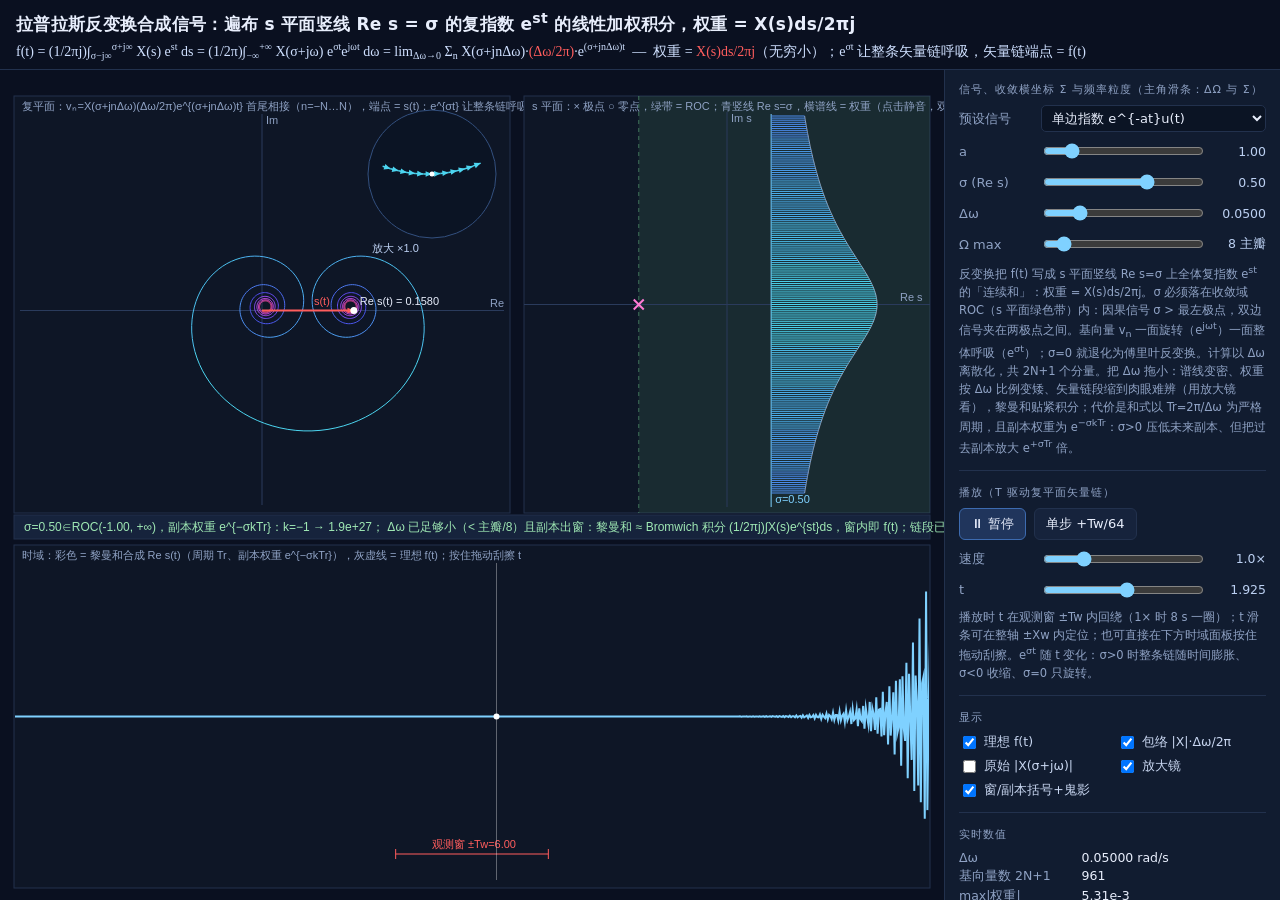
<file: Laplace_inverse_transform_synthesis.html>
<!DOCTYPE html>
<html lang="zh-CN">
<head>
<meta charset="utf-8">
<meta name="viewport" content="width=device-width, initial-scale=1">
<title>拉普拉斯反变换合成信号</title>
<meta name="description" content="交互可视化：拉普拉斯反变换 Bromwich 积分 f(t)=(1/2πj)∫X(s)e^{st}ds 沿竖线 Re s=σ 的离散合成；s 平面极点/零点/ROC、旋转向量链、谱线与黎曼和时域波形联动。">
<meta property="og:title" content="拉普拉斯反变换合成信号">
<meta property="og:description" content="s 平面绿带 = ROC，青竖线 = 积分路径 Re s=σ；向量链首尾相接、端点 = s(t)，e^{σt} 让整条链呼吸；时域黎曼和收敛到理想 f(t)，副本权重 e^{−σkTr}。">
<meta property="og:type" content="website">
<meta name="twitter:card" content="summary">
<meta name="theme-color" content="#0a1020">
<link rel="icon" href="data:image/svg+xml,<svg xmlns='http://www.w3.org/2000/svg' viewBox='0 0 16 16'><circle cx='8' cy='8' r='6' fill='none' stroke='%237fd1ff' stroke-width='2'/><line x1='8' y1='8' x2='13' y2='5' stroke='%23ff5d5d' stroke-width='2'/></svg>">
<link rel="stylesheet" href="assets/common.css">
</head>
<body>
<noscript><div class="jsmissing">本页面需要启用 JavaScript 才能运行可视化动画。</div></noscript>

<header>
  <h1>拉普拉斯反变换合成信号：遍布 s 平面竖线 Re s = σ 的复指数 e<sup>st</sup> 的线性加权积分，权重 = X(s)ds/2πj</h1>
  <div class="formula">
    f(t) = (1/2πj)∫<sub>σ−j∞</sub><sup>σ+j∞</sup> X(s) e<sup>st</sup> ds
    = (1/2π)∫<sub>−∞</sub><sup>+∞</sup> X(σ+jω) e<sup>σt</sup>e<sup>jωt</sup> dω
    = lim<sub>Δω→0</sub> Σ<sub>n</sub> X(σ+jnΔω)·<span class="hl">(Δω/2π)</span>·e<sup>(σ+jnΔω)t</sup>
    &nbsp;—&nbsp; 权重 = <span class="hl">X(s)ds/2πj</span>（无穷小）；e<sup>σt</sup> 让整条矢量链呼吸，矢量链端点 = f(t)
  </div>
</header>

<main>
  <div class="stage"><canvas id="cv" role="img" tabindex="0" aria-label="拉普拉斯反变换合成动画（复平面 s=σ+jω 旋转向量链合成时域信号）"></canvas></div>

  <aside>
    <section>
      <p class="cap">信号、收敛横坐标 σ 与频率粒度（主角滑条：Δω 与 σ）</p>
      <label class="row"><span>预设信号</span>
        <select id="preset">
          <option value="sexp" selected>单边指数 e^{-at}u(t)</option>
          <option value="dsin">衰减正弦 e^{-t}sin(ω0 t)u(t)</option>
          <option value="dpole">双重极点 t·e^{-at}u(t)</option>
          <option value="dexp">双边指数 e^{-a|t|}（带状 ROC）</option>
          <option value="gauss">高斯 e^{-t²/2s²}（全 s 面收敛）</option>
        </select>
      </label>
      <label class="row"><span id="shapeLab">a</span>
        <input type="range" id="shape" min="0.5" max="4" step="0.05" value="1">
        <span class="val" id="shapeval">1.00</span>
      </label>
      <label class="row"><span>σ (Re s)</span>
        <input type="range" id="sig" min="-1" max="1" step="0.01" value="0.5">
        <span class="val" id="sigval">0.50</span>
      </label>
      <label class="row"><span>Δω</span>
        <input type="range" id="logdw" min="0" max="1000" step="1" value="199">
        <span class="val" id="dwval">—</span>
      </label>
      <label class="row"><span>Ω max</span>
        <input type="range" id="omx" min="4" max="48" step="1" value="8">
        <span class="val" id="omxval">8 主瓣</span>
      </label>
      <p class="note">反变换把 f(t) 写成 s 平面竖线 Re s=σ 上全体复指数 e<sup>st</sup> 的「连续和」：权重 = X(s)ds/2πj。σ 必须落在收敛域 ROC（s 平面绿色带）内：因果信号 σ &gt; 最左极点，双边信号夹在两极点之间。基向量 v<sub>n</sub> 一面旋转（e<sup>jωt</sup>）一面整体呼吸（e<sup>σt</sup>）；σ=0 就退化为傅里叶反变换。计算以 Δω 离散化，共 2N+1 个分量。把 Δω 拖小：谱线变密、权重按 Δω 比例变矮、矢量链段缩到肉眼难辨（用放大镜看），黎曼和贴紧积分；代价是和式以 Tr=2π/Δω 为严格周期，且副本权重为 e<sup>−σkTr</sup>：σ&gt;0 压低未来副本、但把过去副本放大 e<sup>+σTr</sup> 倍。</p>
    </section>

    <section>
      <p class="cap">播放（t 驱动复平面矢量链）</p>
      <div class="btns">
        <button id="play" class="primary">⏸ 暂停</button>
        <button id="step">单步 +Tw/64</button>
      </div>
      <label class="row"><span>速度</span>
        <input type="range" id="speed" min="0.1" max="4" step="0.1" value="1">
        <span class="val" id="speedval">1.0×</span>
      </label>
      <label class="row"><span>t</span>
        <input type="range" id="tsl" min="-1" max="1" step="0.001" value="0">
        <span class="val" id="tval">0.000</span>
      </label>
      <p class="note">播放时 t 在观测窗 ±Tw 内回绕（1× 时 8 s 一圈）；t 滑条可在整轴 ±Xw 内定位；也可直接在下方时域面板按住拖动刮擦。e<sup>σt</sup> 随 t 变化：σ&gt;0 时整条链随时间膨胀、σ&lt;0 收缩、σ=0 只旋转。</p>
    </section>

    <section>
      <p class="cap">显示</p>
      <div class="checks">
        <label><input type="checkbox" id="ckIdeal" checked>理想 f(t)</label>
        <label><input type="checkbox" id="ckEnv" checked>包络 |X|·Δω/2π</label>
        <label><input type="checkbox" id="ckRaw">原始 |X(σ+jω)|</label>
        <label><input type="checkbox" id="ckLens" checked>放大镜</label>
        <label><input type="checkbox" id="ckBrk" checked>窗/副本括号+鬼影</label>
      </div>
    </section>

    <section>
      <p class="cap">实时数值</p>
      <div class="ro">
        <b>Δω</b><span id="r_dw">—</span>
        <b>基向量数 2N+1</b><span id="r_N">—</span>
        <b>max|权重|</b><span id="r_mag">—</span>
        <b>σ 与 ROC</b><span id="r_sig">—</span>
        <b>e^{σt}</b><span id="r_esig">—</span>
        <b>黎曼周期 Tr</b><span id="r_Tr">—</span>
        <b>观测窗 ±Tw</b><span id="r_Tw">—</span>
        <b>窗内 max|Re(s−f)|</b><span id="r_err">—</span>
        <b>t</b><span id="r_t">—</span>
        <b>端点 s(t)</b><span id="r_end">—</span>
      </div>
      <p class="note">误差在观测窗 ±Tw 内计算，含 Ω 截断误差与 Δω 离散误差，也含副本混叠（σ&gt;0 时过去副本被 e<sup>+σTr</sup> 放大冲入窗内会把误差推爆——这正是理论警告的）。双击 s 平面恢复全部被静音分量。</p>
      <p class="note" id="r_capNote"></p>
    </section>

    <section>
      <p class="cap">三块面板怎么看</p>
      <p class="note">左上：复平面。v<sub>n</sub>=X(σ+jnΔω)(Δω/2π)e<sup>(σ+jnΔω)t</sup>（n=−N…N）首尾相接成链，端点 = 合成 s(t)；红向量 = s(t)，它在 Re 轴上的投影就是时域曲线的高度。所有 v<sub>n</sub> 共享呼吸因子 e<sup>σt</sup>：播放时整条链一边转一边胀缩。Δω 小时段长缩到肉眼难辨 —— 右上圆放大镜把鼠标附近的链放大 ×g 画出来。<br>
      右上：s 平面。× = 极点、○ = 零点、绿色竖带 = ROC；青色竖线 = 积分路径 Re s=σ（滑条可调，出 ROC 即不收敛）。横谱线 = 权重 |X(σ+jnΔω)|·Δω/2π（随 Δω 成比例缩矮 = 无穷小），灰包络 = 连续 ω 的 |X|·Δω/2π；切「原始 |X|」看包络本身不随 Δω 变。悬停谱线 → 链上同色段白色加粗；点击谱线 → 静音该分量。<br>
      下：时域。彩色 = 黎曼和合成 Re s(t)（以 Tr=2π/Δω 严格周期，副本权重 e<sup>−σkTr</sup>）；灰虚线 = 理想 f(t)；粉虚线 = 副本鬼影 e<sup>−σkTr</sup>f(t+kTr)。红括号 = 观测窗 ±Tw，黄括号 = 一个黎曼周期 Tr。按住拖动可刮擦 t。</p>
    </section>
  </aside>
</main>

<script src="assets/common.js"></script>
<script src="assets/laplace.js"></script>
</body>
</html>
</file>
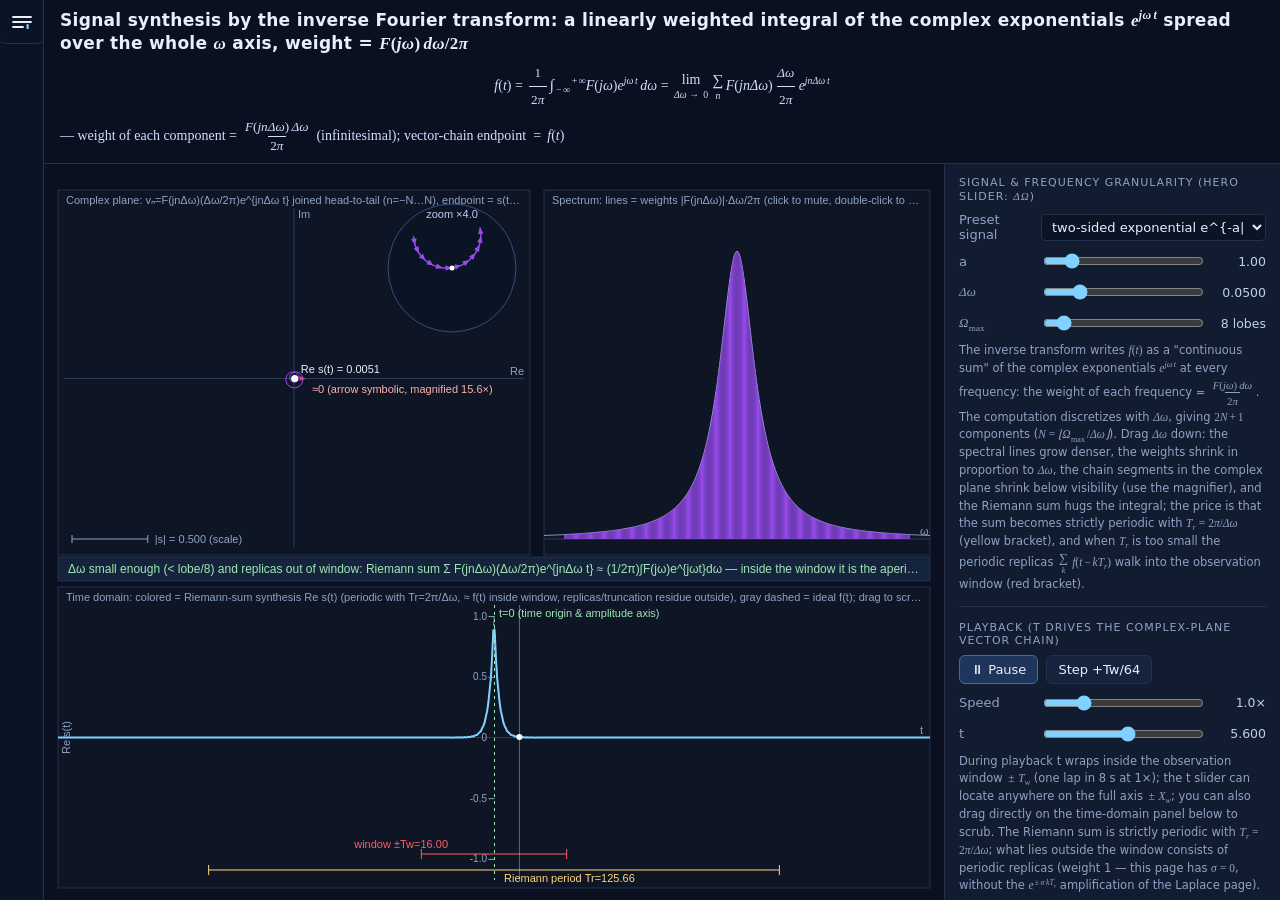
<file: fs_inv_ft_inv_laplace/Fourier_inverse_transform_synthesis.html>
<!DOCTYPE html>
<html lang="en">
<head>
<meta charset="utf-8">
<meta name="viewport" content="width=device-width, initial-scale=1">
<title>Signal Synthesis by the Inverse Fourier Transform: A Weighted Integral of Complex Exponentials e^{jωt}</title>
<meta name="description" content="Interactive visualization: an aperiodic signal f(t) expressed as a linearly weighted integral of complex exponentials e^{jωt} spread over the ω axis, weight = F(jω)dω/2π; the complex-plane vector chain, spectral lines, and Riemann-sum time-domain waveform move together.">
<meta property="og:title" content="Signal Synthesis by the Inverse Fourier Transform">
<meta property="og:description" content="Complex-plane vector chain tip-to-tail with endpoint = s(t); spectral lines = weights |F(jnΔω)|·Δω/2π; the time-domain Riemann sum converges to the ideal f(t).">
<meta property="og:type" content="website">
<meta name="twitter:card" content="summary">
<meta name="theme-color" content="#0a1020">
<link rel="icon" href="data:image/svg+xml,<svg xmlns='http://www.w3.org/2000/svg' viewBox='0 0 16 16'><circle cx='8' cy='8' r='6' fill='none' stroke='%237fd1ff' stroke-width='2'/><line x1='8' y1='8' x2='13' y2='5' stroke='%23ff5d5d' stroke-width='2'/></svg>">
<link rel="stylesheet" href="assets/common.css">
<link rel="stylesheet" href="../assets/drawer.css">
</head>
<body>
<noscript><div class="jsmissing">This page needs JavaScript to run the visualization animation.</div></noscript>

<header>
  <h1>Signal synthesis by the inverse Fourier transform: a linearly weighted integral of the complex exponentials <span class="tex">e^{j\omega t}</span> spread over the whole <span class="tex">\omega</span> axis, weight = <span class="hl tex">F(j\omega)\,d\omega/2\pi</span></h1>
  <div class="formula tex-block">f(t)=\frac{1}{2\pi}\int_{-\infty}^{+\infty}F(j\omega)e^{j\omega t}\,d\omega=\lim_{\Delta\omega\to 0}\sum_{n}F(jn\Delta\omega)\frac{\Delta\omega}{2\pi}e^{jn\Delta\omega t}</div>
  <div class="formula">— weight of each component = <span class="tex">\frac{F(jn\Delta\omega)\,\Delta\omega}{2\pi}</span> (infinitesimal); vector-chain endpoint <span class="tex">= f(t)</span></div>
</header>

<main>
  <div class="stage"><canvas id="cv" role="img" tabindex="0" aria-label="Inverse Fourier transform synthesis animation: complex-plane vector chain, spectrum, and time-domain waveform"></canvas></div>

  <aside>
    <section>
      <p class="cap">Signal &amp; frequency granularity (hero slider: <span class="tex">\Delta\omega</span>)</p>
      <label class="row"><span>Preset signal</span>
        <select id="preset">
          <option value="rect">rectangular pulse (time-limited)</option>
          <option value="tri">triangular pulse (time-limited)</option>
          <option value="gauss">Gaussian pulse (nearly time-limited)</option>
          <option value="dexp" selected>two-sided exponential e^{-a|t|}</option>
          <option value="sexp">one-sided exponential e^{-at}u(t) (not time-limited)</option>
        </select>
      </label>
      <label class="row"><span id="shapeLab">a</span>
        <input type="range" id="shape" min="0.5" max="4" step="0.05" value="1">
        <span class="val" id="shapeval">1.00</span>
      </label>
      <label class="row"><span class="tex">\Delta\omega</span>
        <input type="range" id="logdw" min="0" max="1000" step="1" value="199">
        <span class="val" id="dwval">—</span>
      </label>
      <label class="row"><span class="tex">\Omega_{\max}</span>
        <input type="range" id="omx" min="4" max="48" step="1" value="8">
        <span class="val" id="omxval">8 lobes</span>
      </label>
      <p class="note">The inverse transform writes <span class="tex">f(t)</span> as a "continuous sum" of the complex exponentials <span class="tex">e^{j\omega t}</span> at every frequency: the weight of each frequency = <span class="tex">\frac{F(j\omega)\,d\omega}{2\pi}</span>. The computation discretizes with <span class="tex">\Delta\omega</span>, giving <span class="tex">2N+1</span> components (<span class="tex">N=\lfloor\Omega_{\max}/\Delta\omega\rfloor</span>). Drag <span class="tex">\Delta\omega</span> down: the spectral lines grow denser, the weights shrink in proportion to <span class="tex">\Delta\omega</span>, the chain segments in the complex plane shrink below visibility (use the magnifier), and the Riemann sum hugs the integral; the price is that the sum becomes strictly periodic with <span class="tex">T_r=2\pi/\Delta\omega</span> (yellow bracket), and when <span class="tex">T_r</span> is too small the periodic replicas <span class="tex">\sum_k f(t-kT_r)</span> walk into the observation window (red bracket).</p>
    </section>

    <section>
      <p class="cap">Playback (t drives the complex-plane vector chain)</p>
      <div class="btns">
        <button id="play" class="primary">⏸ Pause</button>
        <button id="step">Step +Tw/64</button>
      </div>
      <label class="row"><span>Speed</span>
        <input type="range" id="speed" min="0.1" max="4" step="0.1" value="1">
        <span class="val" id="speedval">1.0×</span>
      </label>
      <label class="row"><span>t</span>
        <input type="range" id="tsl" min="-1" max="1" step="0.001" value="0">
        <span class="val" id="tval">0.000</span>
      </label>
      <p class="note">During playback t wraps inside the observation window <span class="tex">\pm T_w</span> (one lap in 8 s at 1×); the t slider can locate anywhere on the full axis <span class="tex">\pm X_w</span>; you can also drag directly on the time-domain panel below to scrub. The Riemann sum is strictly periodic with <span class="tex">T_r=2\pi/\Delta\omega</span>; what lies outside the window consists of periodic replicas (weight 1 — this page has <span class="tex">\sigma=0</span>, without the <span class="tex">e^{\pm\sigma kT_r}</span> amplification of the Laplace page).</p>
    </section>

    <section>
      <p class="cap">Display</p>
      <div class="checks">
        <label><input type="checkbox" id="ckIdeal" checked>Ideal <span class="tex">f(t)</span></label>
        <label><input type="checkbox" id="ckEnv" checked>Envelope <span class="tex">|F|\,\Delta\omega/2\pi</span></label>
        <label><input type="checkbox" id="ckRaw">Raw-scale <span class="tex">|F(j\omega)|</span></label>
        <label><input type="checkbox" id="ckLens" checked>Magnifier</label>
        <label><input type="checkbox" id="ckBrk" checked>Window/replica brackets</label>
        <label><input type="checkbox" id="ck3d">3D spectrum fence</label>
        <label><input type="checkbox" id="ckFreeze" checked>Frozen complex-plane scale</label>
      </div>
      <p class="note">A <u>scale bar</u> (<span class="tex">|s| = \ldots</span>) always sits at the bottom left of the complex plane, so absolute values stay readable however the scale changes. <b>"Frozen scale" is on by default</b> (consistent with the inverse Laplace page): the scale locks onto the largest extent the chain reaches within the observation window <span class="tex">\pm T_w</span>, so endpoint sizes can be compared across t and both pages draw the same size under the same parameters. The price is that once t leaves 0 the chain shrinks a lot — in pure Fourier synthesis the chain magnitude fluctuates through phase cancellation (34%–99% within the window, measured); that is not a drawing bug, it really is that small. Uncheck to return to per-frame auto-scaling (the chain always fills the panel, but sizes are not comparable). When the endpoint <span class="tex">s(t)</span> would draw shorter than 3 px, a dashed schematic arrow labeled "<span class="tex">\approx 0</span>" is drawn instead.</p>
    </section>

    <section>
      <p class="cap">Live readouts</p>
      <div class="ro">
        <b><span class="tex">\Delta\omega</span></b><span id="r_dw">—</span>
        <b>Basis vectors <span class="tex">2N+1</span></b><span id="r_N">—</span>
        <b><span class="tex">\max|\text{weight}|</span></b><span id="r_mag">—</span>
        <b>Riemann period <span class="tex">T_r</span></b><span id="r_Tr">—</span>
        <b>Window <span class="tex">\pm T_w</span></b><span id="r_Tw">—</span>
        <b>In-window <span class="tex">\max|\mathrm{Re}(s-f)|</span></b><span id="r_err">—</span>
        <b><span class="tex">t</span></b><span id="r_t">—</span>
        <b>Chain tip <span class="tex">s(t)</span></b><span id="r_end">—</span>
      </div>
      <p class="note">The error is computed inside the observation window <span class="tex">\pm T_w</span> and includes the <span class="tex">\Omega_{\max}</span> truncation error (only <span class="tex">|\omega|\le\Omega_{\max}</span> is synthesized) and the <span class="tex">\Delta\omega</span> discretization error; drag <span class="tex">\Delta\omega</span> to its minimum and <span class="tex">\Omega_{\max}</span> up to watch it converge. Double-click the spectrum to restore all muted components.</p>
      <p class="note" id="r_capNote"></p>
    </section>

    <section>
      <p class="cap">How to read the three panels</p>
      <p class="note">Top left: complex plane. <span class="tex">v_n=F(jn\Delta\omega)\frac{\Delta\omega}{2\pi}e^{jn\Delta\omega t}</span> (<span class="tex">n=-N\ldots N</span>) join tip-to-tail into a chain whose endpoint = the synthesized <span class="tex">s(t)</span>; chain-segment color = that component's initial phase at t=0, <span class="tex">\arg F(jn\Delta\omega)</span> (the spectral lines and the 3D fence share the same colors); the red vector = <span class="tex">s(t)</span>, and its projection onto the Re axis is the height of the time-domain curve. The scale bar at bottom left gives absolute values. When <span class="tex">\Delta\omega</span> is small the segments shrink below visibility — the circular magnifier at top right redraws the chain near the mouse at ×g magnification.<br>
      Top right: spectrum. Spectral lines = weights <span class="tex">|F(jn\Delta\omega)|\frac{\Delta\omega}{2\pi}</span> (they shrink in proportion to <span class="tex">\Delta\omega</span> = infinitesimal); the gray envelope = <span class="tex">|F(j\omega)|\frac{\Delta\omega}{2\pi}</span>; switch to "raw <span class="tex">|F(j\omega)|</span>" to see that the envelope itself does not change with <span class="tex">\Delta\omega</span>. Hover a line → the same-colored chain segment is highlighted in white; click a line → mute that component. With "3D spectrum fence" checked, the top-right panel switches to a 3D view: a same-colored fence standing in the <span class="tex">\sigma=0</span> plane (stem height = weight) plus a gray envelope curtain; the horizontal plane spans the <span class="tex">j\omega</span> axis and the <span class="tex">\sigma</span> axis — drag inside the panel to rotate the view (yaw/pitch). The σ axis is the slot reserved for the inverse Laplace transform, and the inverse Laplace page already puts that stage to use: there the top right is a true 3D s-plane with the whole fence standing on the integration path <span class="tex">\mathrm{Re}\,s=\sigma</span>, bar height = <span class="tex">|X(\sigma+jn\Delta\omega)|\frac{\Delta\omega}{2\pi}</span>, color = phase <span class="tex">\arg X</span>; dragging the σ slider slides the whole fence along σ (on this page the 3D fence stays fixed at <span class="tex">\sigma=0</span>, colored by the t=0 initial phases). Click-to-mute works only in 2D mode; double-click to restore all muted components works in both.<br>
      Bottom: time domain. Colored = the Riemann-sum synthesis <span class="tex">\mathrm{Re}\,s(t)</span> (strictly periodic with <span class="tex">T_r=2\pi/\Delta\omega</span>, i.e. the Poisson sum <span class="tex">\sum_k f(t-kT_r)</span>); gray dashed = the ideal <span class="tex">f(t)</span>. Red bracket = observation window <span class="tex">\pm T_w</span>; yellow bracket = one Riemann period <span class="tex">T_r</span>; green dashed = the <span class="tex">t=0</span> origin, doubling as the magnitude axis (ticks labeled on its left); vertical axis = <span class="tex">\mathrm{Re}\,s(t)</span> (scaled over the whole axis; measured values outside the window are no larger than inside, so the scaling is not corrupted). Drag to scrub t.</p>
    </section>
  </aside>
</main>

<script src="assets/common.js"></script>
<script src="assets/tex.js"></script>
<script src="assets/ift.js"></script>
<script src="../assets/drawer.js" defer></script>
</body>
</html>
</file>
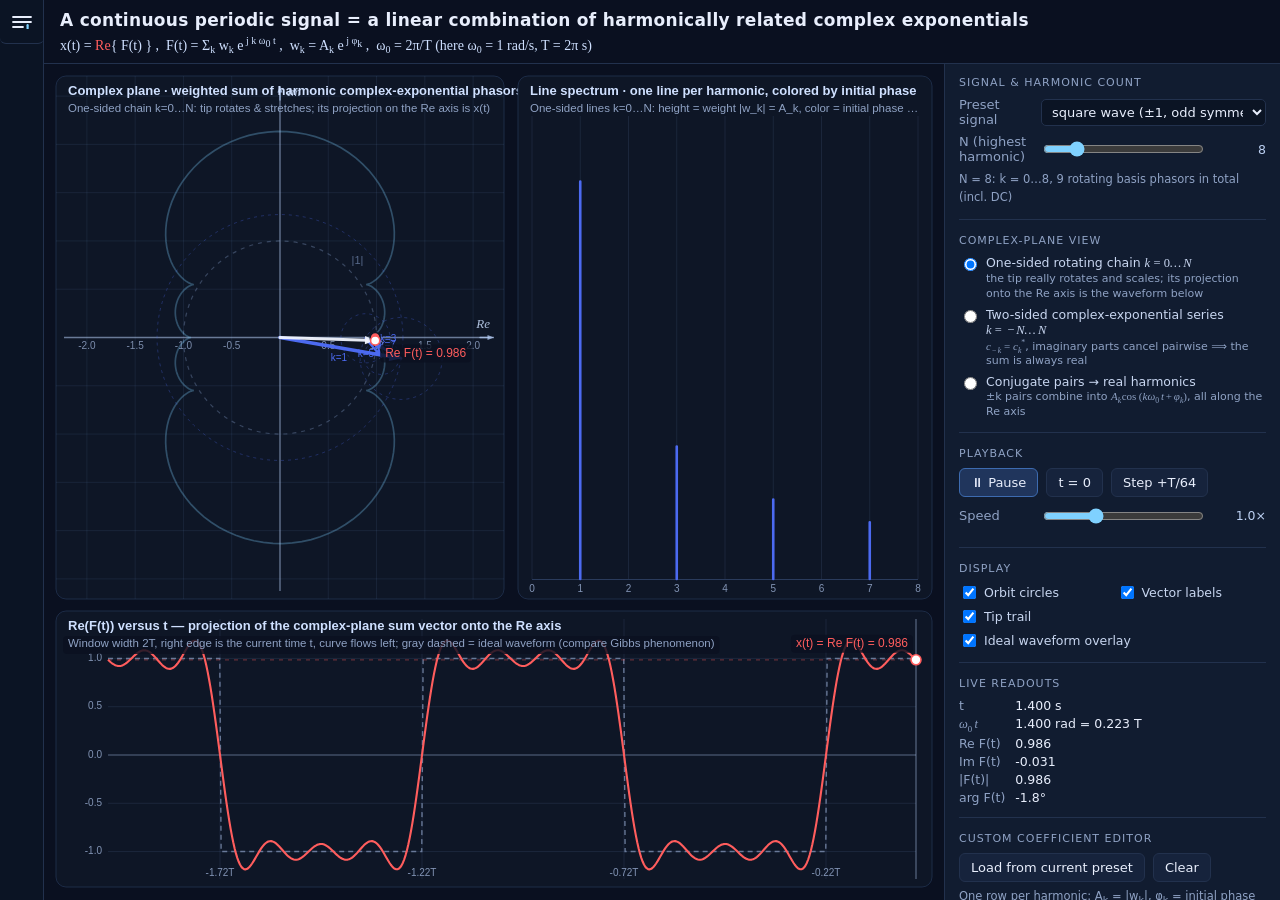
<file: fs_inv_ft_inv_laplace/Fourier_series_linear_superposition.html>
<!DOCTYPE html>
<html lang="en">
<head>
<meta charset="utf-8">
<meta name="viewport" content="width=device-width, initial-scale=1">
<title>A continuous periodic signal = a linear combination of harmonically related complex exponentials</title>
<meta name="description" content="Interactive visualization: a periodic signal x(t) = Re{F(t)}, F(t) = Σ w_k e^{jkω₀t}; harmonically related complex-exponential basis vectors join tip-to-tail in the complex plane, and the projection of the chain tip onto the Re axis is the synthesized waveform. Three views — one-sided rotating chain, two-sided complex-exponential series, conjugate pairs — plus a custom coefficient editor.">
<meta property="og:title" content="Fourier Series Linear Superposition">
<meta property="og:description" content="Complex-plane vector chain tip = F(t); its projection onto the Re axis = x(t). In the two-sided view c₋ₖ = cₖ* makes the imaginary parts cancel pairwise; the lower panel plots Re F(t) against the ideal waveform (Gibbs phenomenon).">
<meta property="og:type" content="website">
<meta name="twitter:card" content="summary">
<meta name="theme-color" content="#0a1020">
<link rel="icon" href="data:image/svg+xml,<svg xmlns='http://www.w3.org/2000/svg' viewBox='0 0 16 16'><circle cx='8' cy='8' r='6' fill='none' stroke='%237fd1ff' stroke-width='2'/><line x1='8' y1='8' x2='13' y2='5' stroke='%23ff5d5d' stroke-width='2'/></svg>">
<link rel="stylesheet" href="assets/common.css">
<style>
  /* Page-specific styles (rules already in common.css are not repeated): view radio group, coefficient editor table, collapsible note */
  .radios{display:flex; flex-direction:column; gap:5px; font-size:12.5px}
  .radios label{display:flex; gap:6px; align-items:flex-start; cursor:pointer; color:#c8d6f0}
  .radios .hint{display:block; color:var(--dim); font-size:11px; line-height:1.35}
  table{width:100%; border-collapse:collapse; font-size:12px}
  th,td{padding:3px 4px; text-align:left; border-bottom:1px solid #1b2942}
  th{color:var(--dim); font-weight:500; font-size:11px}
  td.kk{width:26px; color:var(--accent2); font-variant-numeric:tabular-nums}
  td input[type=number]{width:66px; padding:2px 4px; font-size:12px}
  td.out{color:#9fb3d6; font-variant-numeric:tabular-nums; font-size:11.5px; white-space:nowrap}
  .edwrap{max-height:212px; overflow-y:auto; border:1px solid var(--line); border-radius:6px; margin-top:6px}
  .dim{color:var(--dim)}
  details summary{cursor:pointer; font-size:12.5px; color:#c8d6f0}
</style>
<link rel="stylesheet" href="../assets/drawer.css">
</head>
<body>
<noscript><div class="jsmissing">This page needs JavaScript to run the visualization animation.</div></noscript>

<header>
  <h1>A continuous periodic signal = a linear combination of harmonically related complex exponentials</h1>
  <div class="formula">
    x(t) = <span class="hl">Re</span>{ F(t) } ,&nbsp;
    F(t) = Σ<sub>k</sub> w<sub>k</sub> e<sup> j k ω<sub>0</sub> t</sup> ,&nbsp;
    w<sub>k</sub> = A<sub>k</sub> e<sup> j φ<sub>k</sub></sup> ,&nbsp;
    ω<sub>0</sub> = 2π/T (here ω<sub>0</sub> = 1 rad/s, T = 2π s)
  </div>
</header>

<main>
  <div class="stage"><canvas id="cv" role="img" tabindex="0" aria-label="Fourier series linear superposition animation (harmonically related complex-exponential basis vectors rotate and add up to the resultant vector and the real-part waveform)"></canvas></div>

  <aside>
    <section>
      <p class="cap">Signal &amp; harmonic count</p>
      <label class="row"><span>Preset signal</span>
        <select id="preset">
          <option value="square">square wave (±1, odd symmetry)</option>
          <option value="cos">single-tone cosine cos(ω₀t)</option>
          <option value="multi">multi-tone mix (distinct initial phases)</option>
          <option value="saw">sawtooth t/π</option>
          <option value="tri">triangle wave 1−2|t|/π</option>
          <option value="comb">periodic impulse train (equal amplitude, in phase)</option>
          <option value="custom">custom coefficients</option>
        </select>
      </label>
      <label class="row"><span>N (highest harmonic)</span>
        <input type="range" id="N" min="1" max="40" step="1" value="8">
        <span class="val" id="Nval">8</span>
      </label>
      <p class="note" id="Nnote"></p>
    </section>

    <section>
      <p class="cap">Complex-plane view</p>
      <div class="radios">
        <label><input type="radio" name="view" value="oneside" checked>
          <span>One-sided rotating chain <span class="tex">k=0\ldots N</span><span class="hint">the tip really rotates and scales; its projection onto the Re axis is the waveform below</span></span></label>
        <label><input type="radio" name="view" value="double">
          <span>Two-sided complex-exponential series <span class="tex" style="display:inline-block">k=-N\ldots N</span><span class="hint"><span class="tex">c_{-k}=c_k^{*}</span>, imaginary parts cancel pairwise ⟹ the sum is always real</span></span></label>
        <label><input type="radio" name="view" value="pair">
          <span>Conjugate pairs → real harmonics<span class="hint">±k pairs combine into <span class="tex">A_k\cos(k\omega_0 t+\phi_k)</span>, all along the Re axis</span></span></label>
      </div>
    </section>

    <section>
      <p class="cap">Playback</p>
      <div class="btns">
        <button id="play" class="primary">⏸ Pause</button>
        <button id="reset">t = 0</button>
        <button id="step">Step +T/64</button>
      </div>
      <label class="row"><span>Speed</span>
        <input type="range" id="speed" min="0.1" max="3" step="0.1" value="1">
        <span class="val" id="speedval">1.0×</span>
      </label>
    </section>

    <section>
      <p class="cap">Display</p>
      <div class="checks">
        <label><input type="checkbox" id="cCircles" checked>Orbit circles</label>
        <label><input type="checkbox" id="cLabels" checked>Vector labels</label>
        <label><input type="checkbox" id="cTrail" checked>Tip trail</label>
        <label class="wide"><input type="checkbox" id="cIdeal" checked>Ideal waveform overlay</label>
      </div>
    </section>

    <section>
      <p class="cap">Live readouts</p>
      <div class="ro">
        <b>t</b><span id="r_t">0.000 s</span>
        <b><span class="tex">\omega_0 t</span></b><span id="r_wt">0.000 rad = 0.000 T</span>
        <b>Re F(t)</b><span id="r_re">0.000</span>
        <b>Im F(t)</b><span id="r_im">0.000</span>
        <b>|F(t)|</b><span id="r_abs">0.000</span>
        <b>arg F(t)</b><span id="r_arg">0.0°</span>
      </div>
    </section>

    <section>
      <p class="cap">Custom coefficient editor</p>
      <div class="btns">
        <button id="loadPreset">Load from current preset</button>
        <button id="clearCust">Clear</button>
      </div>
      <p class="note">
        One row per harmonic: A<sub>k</sub> = |w<sub>k</sub>|, φ<sub>k</sub> = initial phase (in units of π).
        The table lists the textbook complex-exponential coefficients c<sub>k</sub> = (A<sub>k</sub>/2)e<sup>jφ<sub>k</sub></sup>;
        k&lt;0 needs no input — it is generated from c<sub>−k</sub> = c<sub>k</sub>* automatically. Any edit switches the preset to "custom coefficients".
      </p>
      <div class="edwrap">
        <table>
          <thead><tr><th>k</th><th>A<sub>k</sub></th><th>φ<sub>k</sub>/π</th><th>c<sub>k</sub></th></tr></thead>
          <tbody id="edBody"></tbody>
        </table>
      </div>
    </section>

    <section>
      <details>
        <summary>Why do all three views end at the same tip?</summary>
        <p class="note">
          The complex-exponential coefficients of a real signal are always conjugate-symmetric: c<sub>−k</sub> = c<sub>k</sub>*. Hence<br>
          Σ<sub>k=−N…N</sub> c<sub>k</sub>e<sup>jkω₀t</sup>
          = c<sub>0</sub> + Σ<sub>k=1…N</sub> 2Re{c<sub>k</sub>e<sup>jkω₀t</sup>}
          = A<sub>0</sub> + Σ A<sub>k</sub>cos(kω₀t+φ<sub>k</sub>), which is always real.<br>
          The "one-sided rotating chain" doubles the weights (w<sub>k</sub> = 2c<sub>k</sub>, k≥1) and keeps only k≥0,
          giving a genuinely rotating, scaling complex vector F(t), while x(t) = Re{F(t)} is exactly the same as above — and that is the curve drawn in the lower panel.
        </p>
      </details>
    </section>
  </aside>
</main>

<script src="assets/common.js"></script>
<script src="assets/tex.js"></script>
<script src="assets/fsls.js"></script>
<script src="../assets/drawer.js" defer></script>
</body>
</html>
</file>
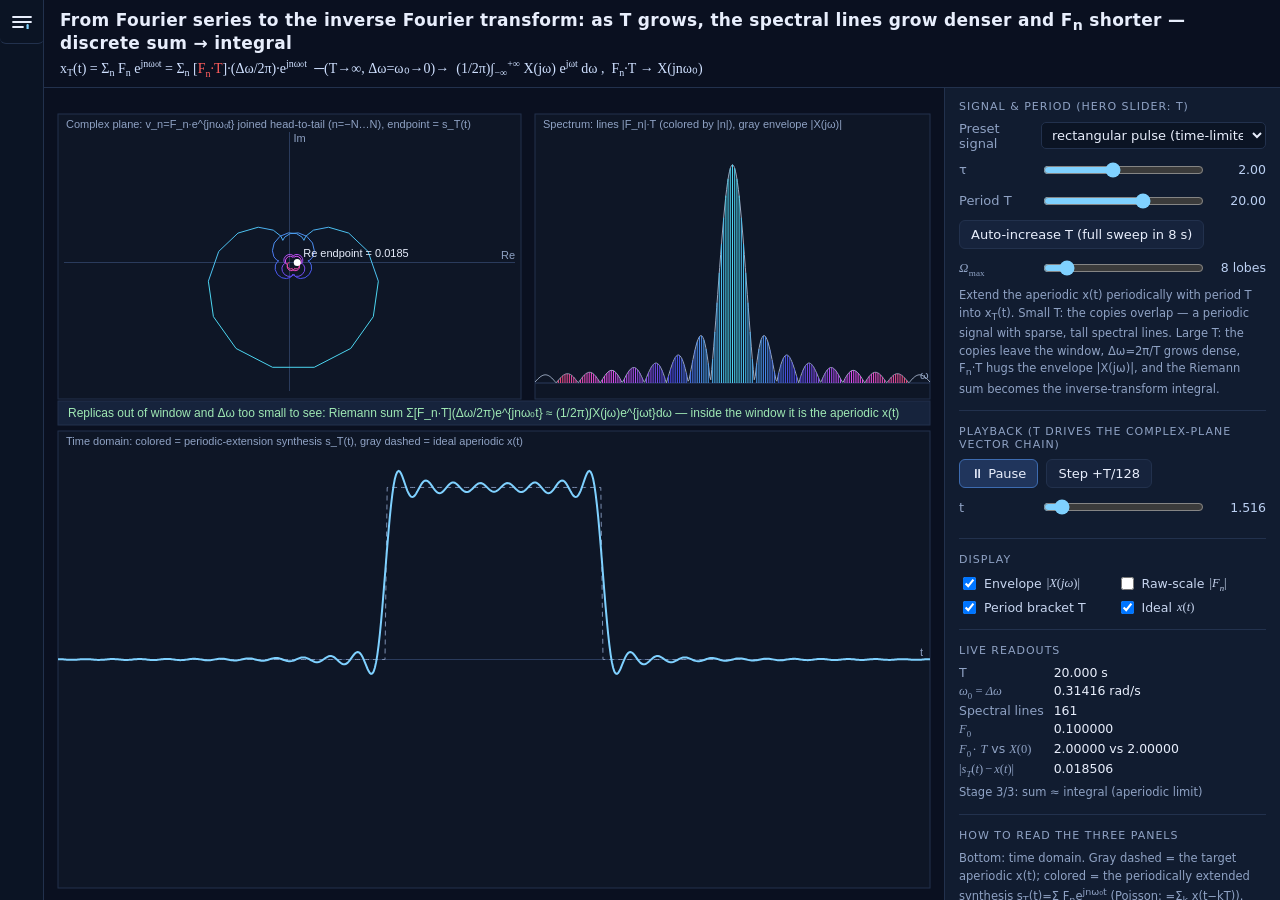
<file: fs_inv_ft_inv_laplace/From_Fourier_series_to_Fourier_transform.html>
<!DOCTYPE html>
<html lang="en">
<head>
<meta charset="utf-8">
<meta name="viewport" content="width=device-width, initial-scale=1">
<title>From Fourier series to the inverse Fourier transform</title>
<meta name="description" content="Interactive visualization: as the period T grows, the spectral-line spacing Δω=2π/T shrinks and the lines F_n grow shorter while F_n·T hugs the envelope |X(jω)| — the discrete Fourier-series sum gradually approaches the inverse Fourier transform integral.">
<meta property="og:title" content="From Fourier Series to Fourier Transform">
<meta property="og:description" content="Time-domain periodic extension, spectral lines, and the complex-plane vector chain move together: as T→∞ the Riemann sum Σ[F_n·T](Δω/2π)e^{jnω₀t} converges to (1/2π)∫X(jω)e^{jωt}dω.">
<meta property="og:type" content="website">
<meta name="twitter:card" content="summary">
<meta name="theme-color" content="#0a1020">
<link rel="icon" href="data:image/svg+xml,<svg xmlns='http://www.w3.org/2000/svg' viewBox='0 0 16 16'><circle cx='8' cy='8' r='6' fill='none' stroke='%237fd1ff' stroke-width='2'/><line x1='8' y1='8' x2='13' y2='5' stroke='%23ff5d5d' stroke-width='2'/></svg>">
<link rel="stylesheet" href="assets/common.css">
<link rel="stylesheet" href="../assets/drawer.css">
</head>
<body>
<noscript><div class="jsmissing">This page needs JavaScript to run the visualization animation.</div></noscript>

<header>
  <h1>From Fourier series to the inverse Fourier transform: as T grows, the spectral lines grow denser and F<sub>n</sub> shorter — discrete sum → integral</h1>
  <div class="formula">
    x<sub>T</sub>(t) = Σ<sub>n</sub> F<sub>n</sub> e<sup>jnω₀t</sup>
    = Σ<sub>n</sub> [<span class="hl">F<sub>n</sub>·T</span>]·(Δω/2π)·e<sup>jnω₀t</sup>
    &nbsp;─(T→∞, Δω=ω₀→0)→&nbsp;
    (1/2π)∫<sub>−∞</sub><sup>+∞</sup> X(jω) e<sup>jωt</sup> dω ,&nbsp;
    F<sub>n</sub>·T → X(jnω₀)
  </div>
</header>

<main>
  <div class="stage"><canvas id="cv" role="img" tabindex="0" aria-label="Animation of the transition from Fourier series to Fourier transform (growing period, denser spectral lines, discrete sum approaching an integral)"></canvas></div>

  <aside>
    <section>
      <p class="cap">Signal &amp; period (hero slider: T)</p>
      <label class="row"><span>Preset signal</span>
        <select id="preset">
          <option value="rect">rectangular pulse (time-limited)</option>
          <option value="tri">triangular pulse (time-limited)</option>
          <option value="gauss">Gaussian pulse (nearly time-limited)</option>
          <option value="dexp">two-sided exponential e^{-a|t|}</option>
          <option value="sexp">one-sided exponential e^{-at}u(t) (not time-limited)</option>
        </select>
      </label>
      <label class="row"><span id="shapeLab">τ</span>
        <input type="range" id="shape" min="0.5" max="4" step="0.05" value="2">
        <span class="val" id="shapeval">2.00</span>
      </label>
      <label class="row"><span>Period T</span>
        <input type="range" id="logT" min="0" max="1000" step="1" value="500">
        <span class="val" id="Tval">—</span>
      </label>
      <div class="btns">
        <button id="autoT">Auto-increase T (full sweep in 8 s)</button>
      </div>
      <label class="row"><span class="tex">\Omega_{\max}</span>
        <input type="range" id="omx" min="1" max="64" step="1" value="8">
        <span class="val" id="omxval">8 lobes</span>
      </label>
      <p class="note">Extend the aperiodic x(t) periodically with period T into x<sub>T</sub>(t). Small T: the copies overlap — a periodic signal with sparse, tall spectral lines. Large T: the copies leave the window, Δω=2π/T grows dense, F<sub>n</sub>·T hugs the envelope |X(jω)|, and the Riemann sum becomes the inverse-transform integral.</p>
    </section>

    <section>
      <p class="cap">Playback (t drives the complex-plane vector chain)</p>
      <div class="btns">
        <button id="play" class="primary">⏸ Pause</button>
        <button id="step">Step +T/128</button>
      </div>
      <label class="row"><span>t</span>
        <input type="range" id="tsl" min="0" max="1" step="0.001" value="0">
        <span class="val" id="tval">0.000</span>
      </label>
    </section>

    <section>
      <p class="cap">Display</p>
      <div class="checks">
        <label><input type="checkbox" id="ckEnv" checked>Envelope <span class="tex">|X(j\omega)|</span></label>
        <label><input type="checkbox" id="ckRaw">Raw-scale <span class="tex">|F_n|</span></label>
        <label><input type="checkbox" id="ckBrk" checked>Period bracket T</label>
        <label><input type="checkbox" id="ckIdeal" checked>Ideal <span class="tex">x(t)</span></label>
      </div>
    </section>

    <section>
      <p class="cap">Live readouts</p>
      <div class="ro">
        <b>T</b><span id="r_T">—</span>
        <b><span class="tex">\omega_0=\Delta\omega</span></b><span id="r_w0">—</span>
        <b>Spectral lines</b><span id="r_N">—</span>
        <b><span class="tex">F_0</span></b><span id="r_F0">—</span>
        <b><span class="tex">F_0\cdot T</span> vs <span class="tex">X(0)</span></b><span id="r_F0T">—</span>
        <b><span class="tex">|s_T(t)-x(t)|</span></b><span id="r_err">—</span>
      </div>
      <p class="note" id="r_capNote"></p>
    </section>

    <section>
      <p class="cap">How to read the three panels</p>
      <p class="note">Bottom: time domain. Gray dashed = the target aperiodic x(t); colored = the periodically extended synthesis s<sub>T</sub>(t)=Σ F<sub>n</sub>e<sup>jnω₀t</sup> (Poisson: =Σ<sub>k</sub> x(t−kT)).<br>
      Top right: spectrum. Spectral lines = |F<sub>n</sub>|·T (switch to "raw |F<sub>n</sub>|" to see them shrink as 1/T); gray envelope = |X(jω)|.<br>
      Top left: complex plane. v<sub>n</sub>=F<sub>n</sub>e<sup>jnω₀t</sup> (n=−N…N) join tip-to-tail into a chain whose endpoint is s<sub>T</sub>(t); at large T the segments shrink below visibility and the chain converges to a smooth curve — the sum becomes the integral.</p>
    </section>
  </aside>
</main>

<script src="assets/common.js"></script>
<script src="assets/tex.js"></script>
<script src="assets/bridge.js"></script>
<script src="../assets/drawer.js" defer></script>
</body>
</html>
</file>
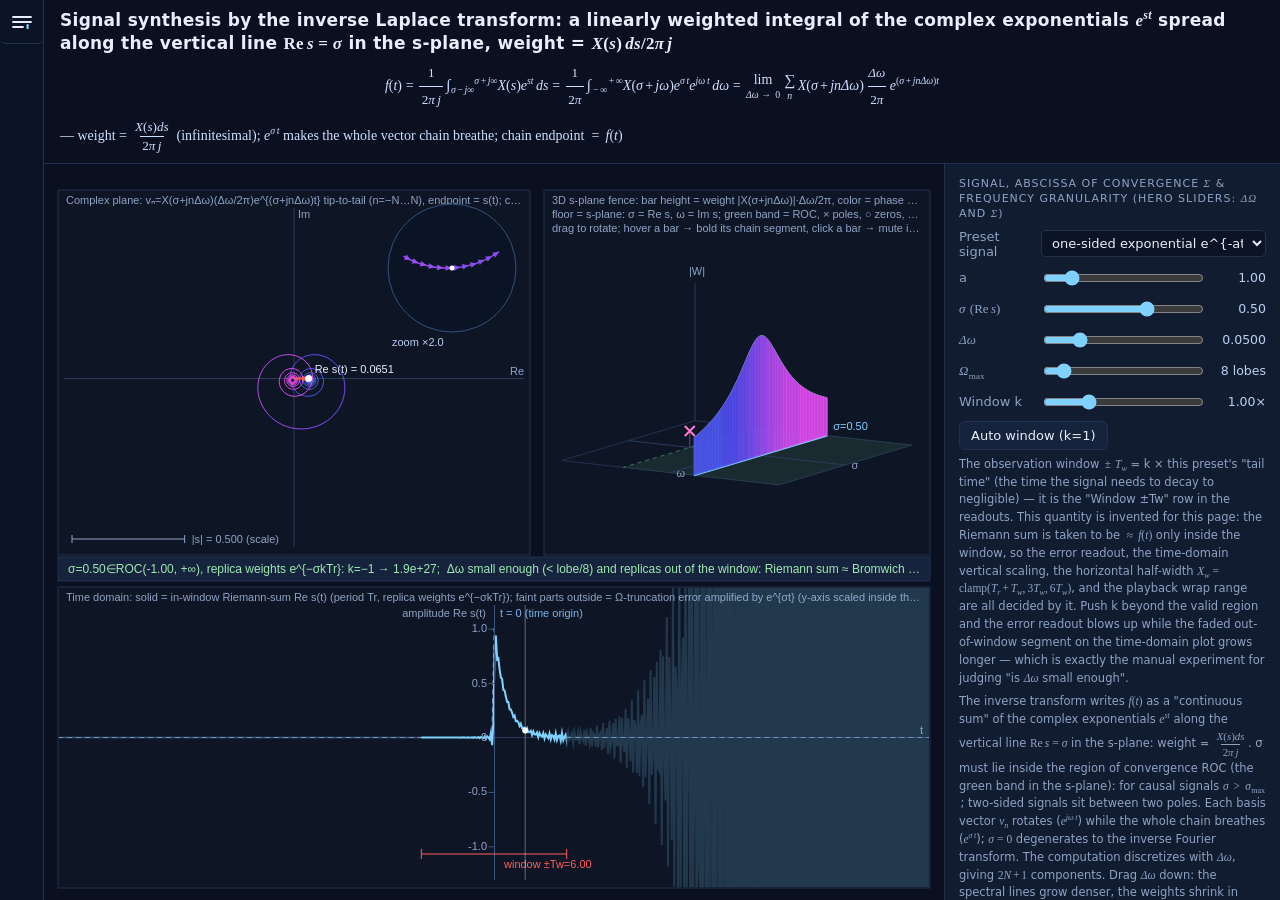
<file: fs_inv_ft_inv_laplace/Laplace_inverse_transform_synthesis.html>
<!DOCTYPE html>
<html lang="en">
<head>
<meta charset="utf-8">
<meta name="viewport" content="width=device-width, initial-scale=1">
<title>Signal Synthesis by the Inverse Laplace Transform</title>
<meta name="description" content="Interactive visualization: the inverse Laplace transform as a discretized Bromwich integral f(t)=(1/2πj)∫X(s)e^{st}ds along the vertical line Re s=σ; a 3D s-plane fence (bar height = weight, color = phase) linked with poles/zeros/ROC, a rotating vector chain, and the Riemann-sum time-domain waveform.">
<meta property="og:title" content="Signal Synthesis by the Inverse Laplace Transform">
<meta property="og:description" content="3D s-plane: the horizontal plane is the s-plane (σ = Re s axis, ω = Im s axis); bar height = weight |X(σ+jnΔω)|·Δω/2π, color = phase arg X; green floor band = ROC, × = poles, cyan line = integration path Re s=σ. The vector chain joins tip-to-tail with endpoint = s(t), and e^{σt} makes the whole chain breathe; the time-domain Riemann sum converges to the ideal f(t), with replica weights e^{−σkTr}.">
<meta property="og:type" content="website">
<meta name="twitter:card" content="summary">
<meta name="theme-color" content="#0a1020">
<link rel="icon" href="data:image/svg+xml,<svg xmlns='http://www.w3.org/2000/svg' viewBox='0 0 16 16'><circle cx='8' cy='8' r='6' fill='none' stroke='%237fd1ff' stroke-width='2'/><line x1='8' y1='8' x2='13' y2='5' stroke='%23ff5d5d' stroke-width='2'/></svg>">
<link rel="stylesheet" href="assets/common.css">
<link rel="stylesheet" href="../assets/drawer.css">
</head>
<body>
<noscript><div class="jsmissing">This page needs JavaScript to run the visualization animation.</div></noscript>

<header>
  <h1>Signal synthesis by the inverse Laplace transform: a linearly weighted integral of the complex exponentials <span class="tex">e^{st}</span> spread along the vertical line <span class="tex">\mathrm{Re}\,s=\sigma</span> in the s-plane, weight = <span class="hl tex">X(s)\,ds/2\pi j</span></h1>
  <div class="formula tex-block">f(t)=\frac{1}{2\pi j}\int_{\sigma-j\infty}^{\sigma+j\infty}X(s)e^{st}\,ds=\frac{1}{2\pi}\int_{-\infty}^{+\infty}X(\sigma+j\omega)e^{\sigma t}e^{j\omega t}\,d\omega=\lim_{\Delta\omega\to 0}\sum_{n}X(\sigma+jn\Delta\omega)\frac{\Delta\omega}{2\pi}e^{(\sigma+jn\Delta\omega)t}</div>
  <div class="formula">— weight = <span class="tex">\frac{X(s)ds}{2\pi j}</span> (infinitesimal); <span class="tex">e^{\sigma t}</span> makes the whole vector chain breathe; chain endpoint <span class="tex">= f(t)</span></div>
</header>

<main>
  <div class="stage"><canvas id="cv" role="img" tabindex="0" aria-label="Inverse Laplace transform synthesis animation (a rotating vector chain in the complex plane s=σ+jω synthesizes the time-domain signal; top right is a 3D s-plane fence: bar height = weight, color = phase)"></canvas></div>

  <aside>
    <section>
      <p class="cap">Signal, abscissa of convergence <span class="tex">\sigma</span> &amp; frequency granularity (hero sliders: <span class="tex">\Delta\omega</span> and <span class="tex">\sigma</span>)</p>
      <label class="row"><span>Preset signal</span>
        <select id="preset">
          <option value="sexp" selected>one-sided exponential e^{-at}u(t)</option>
          <option value="dsin">damped sine e^{-t}sin(ω0 t)u(t)</option>
          <option value="dpole">double pole t·e^{-at}u(t)</option>
          <option value="dexp">two-sided exponential e^{-a|t|} (strip ROC)</option>
          <option value="gauss">Gaussian e^{-t²/2s²} (converges on the whole s-plane)</option>
          <option value="custom">custom f(t) (X by numerical quadrature)</option>
        </select>
      </label>
      <label class="row" id="frow" style="display:none"><span>f(t) =</span>
        <input type="text" id="fexpr" spellcheck="false" autocomplete="off" value="exp(-a*t)*sin(w0*t)*u(t)">
      </label>
      <p class="note" id="fexerr" role="status" aria-live="polite" aria-atomic="true" style="display:none"></p>
      <label class="row"><span id="shapeLab">a</span>
        <input type="range" id="shape" min="0.5" max="4" step="0.05" value="1">
        <span class="val" id="shapeval">1.00</span>
      </label>
      <label class="row" id="w0row" style="display:none"><span>ω0</span>
        <input type="range" id="w0" min="0.5" max="8" step="0.05" value="2">
        <span class="val" id="w0val">2.00</span>
      </label>
      <label class="row"><span class="tex">\sigma\;(\mathrm{Re}\,s)</span>
        <input type="range" id="sig" min="-1" max="1" step="0.01" value="0.5">
        <span class="val" id="sigval">0.50</span>
      </label>
      <label class="row"><span class="tex">\Delta\omega</span>
        <input type="range" id="logdw" min="0" max="1000" step="1" value="199">
        <span class="val" id="dwval">—</span>
      </label>
      <label class="row"><span class="tex">\Omega_{\max}</span>
        <input type="range" id="omx" min="4" max="48" step="1" value="8">
        <span class="val" id="omxval">8 lobes</span>
      </label>
      <label class="row"><span>Window k</span>
        <input type="range" id="winmul" min="0.3" max="3" step="0.05" value="1">
        <span class="val" id="winmulval">1.00×</span>
      </label>
      <div class="btns"><button id="winauto">Auto window (k=1)</button></div>
      <p class="note">The observation window <span class="tex">\pm T_w</span> = k × this preset's "tail time" (the time the signal needs to decay to negligible) — it is the "Window ±Tw" row in the readouts. This quantity is invented for this page: the Riemann sum is taken to be <span class="tex">\approx f(t)</span> only inside the window, so the error readout, the time-domain vertical scaling, the horizontal half-width <span class="tex">X_w=\mathrm{clamp}(T_r+T_w,\ 3T_w,\ 6T_w)</span>, and the playback wrap range are all decided by it. Push k beyond the valid region and the error readout blows up while the faded out-of-window segment on the time-domain plot grows longer — which is exactly the manual experiment for judging "is <span class="tex">\Delta\omega</span> small enough".</p>
      <p class="note">The inverse transform writes <span class="tex">f(t)</span> as a "continuous sum" of the complex exponentials <span class="tex">e^{st}</span> along the vertical line <span class="tex">\mathrm{Re}\,s=\sigma</span> in the s-plane: weight = <span class="tex">\frac{X(s)ds}{2\pi j}</span>. σ must lie inside the region of convergence ROC (the green band in the s-plane): for causal signals <span class="tex">\sigma &gt; \sigma_{\max}</span>; two-sided signals sit between two poles. Each basis vector <span class="tex">v_n</span> rotates (<span class="tex">e^{j\omega t}</span>) while the whole chain breathes (<span class="tex">e^{\sigma t}</span>); <span class="tex">\sigma=0</span> degenerates to the inverse Fourier transform. The computation discretizes with <span class="tex">\Delta\omega</span>, giving <span class="tex">2N+1</span> components. Drag <span class="tex">\Delta\omega</span> down: the spectral lines grow denser, the weights shrink in proportion to <span class="tex">\Delta\omega</span>, the chain segments shrink below visibility (use the magnifier), and the Riemann sum hugs the integral; the price is a strict period <span class="tex">T_r=2\pi/\Delta\omega</span> for the sum, with replica weights <span class="tex">e^{-\sigma kT_r}</span>: <span class="tex">\sigma&gt;0</span> suppresses future replicas but amplifies past ones by <span class="tex">e^{+\sigma T_r}</span>.</p>
      <p class="note"><b>Custom f(t)</b> (the input box appears only when this preset is selected): the syntax is a mini math expression, not LaTeX — variables <b>t a w0</b>; constants pi π e tau; functions exp sqrt abs sin cos tan sinh cosh tanh log log10 heaviside (or u) sign min max pow hypot; operators + − * / ^ (** also accepted), unary ±, implicit multiplication like 2t, 3sin(t), 2(t+1). LaTeX-flavored input is straightened out (\sin, e^{-2t}, { } [ ] all accepted). <span class="tex">X(\sigma+j\omega)</span> has no closed form, so this page computes it on the fly by midpoint quadrature over ±60 s (<span class="tex">h\,\omega_{\max}\le 0.5</span>); as a result, <b>the ROC is only a numerical estimate and poles/zeros are not drawn</b>; when σ hugs the ROC boundary, the signal is too long, or non-finite values occur, hints appear in the readouts and below the input box. To judge whether <span class="tex">\Omega_{\max}/\Delta\omega</span> suffices, still watch the "in-window <span class="tex">\max|\mathrm{Re}(s-f)|</span>". The definition used is the two-sided transform <span class="tex">\int f(t)e^{-st}\,dt</span>: multiply by <span class="tex">u(t)</span> yourself for causal signals.</p>
    </section>

    <section>
      <p class="cap">Playback (t drives the complex-plane vector chain)</p>
      <div class="btns">
        <button id="play" class="primary">⏸ Pause</button>
        <button id="step">Step +Tw/64</button>
      </div>
      <label class="row"><span>Speed</span>
        <input type="range" id="speed" min="0.1" max="4" step="0.1" value="1">
        <span class="val" id="speedval">1.0×</span>
      </label>
      <label class="row"><span>t</span>
        <input type="range" id="tsl" min="-1" max="1" step="0.001" value="0">
        <span class="val" id="tval">0.000</span>
      </label>
      <p class="note">During playback t wraps inside the observation window <span class="tex">\pm T_w</span> (one lap in 8 s at 1×); the t slider can locate anywhere on the full axis <span class="tex">\pm X_w</span>; you can also drag directly on the time-domain panel below to scrub. <span class="tex">e^{\sigma t}</span> varies with t: for <span class="tex">\sigma&gt;0</span> the whole chain inflates over time, for <span class="tex">\sigma&lt;0</span> it shrinks, and at <span class="tex">\sigma=0</span> it only rotates.</p>
    </section>

    <section>
      <p class="cap">Display</p>
      <div class="checks">
        <label><input type="checkbox" id="ckIdeal" checked>Ideal <span class="tex">f(t)</span></label>
        <label><input type="checkbox" id="ckEnv" checked>Envelope <span class="tex">|X|\,\Delta\omega/2\pi</span></label>
        <label><input type="checkbox" id="ckRaw">Raw <span class="tex">|X(\sigma+j\omega)|</span></label>
        <label><input type="checkbox" id="ckLens" checked>Magnifier</label>
        <label><input type="checkbox" id="ckBrk" checked>Window/replica brackets + ghosts</label>
        <label><input type="checkbox" id="ckFreeze" checked>Frozen complex-plane scale</label>
      </div>
      <p class="note"><b>Frozen scale</b>: the complex-plane scale locks onto the largest extent the chain reaches within the observation window <span class="tex">\pm T_w</span>, so while dragging/playing t the chain visibly breathes with <span class="tex">e^{\sigma t}</span> and endpoint sizes can be compared across t (a <u>scale bar</u> at the left gives absolute values). The price: when t walks to the far end of the window and <span class="tex">e^{\sigma t}</span> has squeezed the chain small, the chain shrinks to a dot or even vanishes (out-of-window parts beyond the scale are clipped) — that is not a drawing bug, it really is that small; use the magnifier to inspect the segments then. Uncheck to return to "per-frame auto-scaling": the chain always fills the panel, but sizes are not comparable.</p>
    </section>

    <section>
      <p class="cap">Live readouts</p>
      <div class="ro">
        <b><span class="tex">\Delta\omega</span></b><span id="r_dw">—</span>
        <b>Basis vectors <span class="tex">2N+1</span></b><span id="r_N">—</span>
        <b><span class="tex">\max|\text{weight}|</span></b><span id="r_mag">—</span>
        <b><span class="tex">\sigma</span> &amp; ROC</b><span id="r_sig">—</span>
        <b><span class="tex">e^{\sigma t}</span></b><span id="r_esig">—</span>
        <b>Riemann period <span class="tex">T_r</span></b><span id="r_Tr">—</span>
        <b>Window <span class="tex">\pm T_w</span></b><span id="r_Tw">—</span>
        <b>In-window <span class="tex">\max|\mathrm{Re}(s-f)|</span></b><span id="r_err">—</span>
        <b><span class="tex">t</span></b><span id="r_t">—</span>
        <b>Chain tip <span class="tex">s(t)</span></b><span id="r_end">—</span>
      </div>
      <p class="note">The error is computed inside the observation window <span class="tex">\pm T_w</span> and includes the <span class="tex">\Omega</span> truncation error, the <span class="tex">\Delta\omega</span> discretization error, and replica aliasing (for <span class="tex">\sigma&gt;0</span> past replicas amplified by <span class="tex">e^{+\sigma T_r}</span> rush into the window and can blow the error up — exactly what the theory warns about). Double-click the s-plane to restore all muted components.</p>
      <p class="note" id="r_capNote"></p>
    </section>

    <section>
      <p class="cap">How to read the three panels</p>
      <p class="note">Top left: complex plane. <span class="tex">v_n=X(\sigma+jn\Delta\omega)\frac{\Delta\omega}{2\pi}e^{(\sigma+jn\Delta\omega)t}</span> (<span class="tex">n=-N\ldots N</span>) join tip-to-tail into a chain whose endpoint = the synthesized <span class="tex">s(t)</span>; the red vector = <span class="tex">s(t)</span>, and its projection onto the Re axis is the height of the time-domain curve. The scale is <u>frozen</u> by default at the largest chain magnitude inside the observation window (the scale bar at bottom left gives absolute values), so both the chain's breathing and the endpoint size are comparable across t; chain parts beyond the scale are clipped. When the endpoint <span class="tex">s(t)</span> would draw shorter than 3 px, it becomes a <u>dashed schematic arrow</u> (true direction, fixed 12 px) labeled "<span class="tex">\approx 0</span> (magnified N×)"; only when it is down to a white dot is it truly undrawable. All <span class="tex">v_n</span> share the breathing factor <span class="tex">e^{\sigma t}</span>: during playback the whole chain scales as it rotates. When <span class="tex">\Delta\omega</span> is small the segments shrink below visibility — the circular magnifier at top right redraws the chain near the mouse at ×g magnification.<br>
      Top right: 3D s-plane. The horizontal plane is the s-plane: the <span class="tex">\sigma=\mathrm{Re}\,s</span> axis and the <span class="tex">\omega=\mathrm{Im}\,s</span> axis (each axis scaled independently, framing consistent with the top-left panel); only bars with <span class="tex">|\omega|\le</span> the ω half-width are drawn (the weights of the remaining components already lie in the tails). On the floor: green band = ROC, × = poles, ○ = zeros, cyan line = the integration path <span class="tex">\mathrm{Re}\,s=\sigma</span> (adjustable by slider; leaving the ROC means no convergence); with "custom f(t)" selected the ROC is a numerical estimate and poles/zeros are not drawn. The upright bar heights = weights <span class="tex">|X(\sigma+jn\Delta\omega)|\frac{\Delta\omega}{2\pi}</span> (they shrink in proportion to <span class="tex">\Delta\omega</span> = infinitesimal), colors = phases <span class="tex">\arg X(\sigma+jn\Delta\omega)</span> (same scheme as the Fourier page's 3D fence; for real signals the phase is odd-symmetric in ω, so the two sides mirror each other), and the gray curtain = <span class="tex">|X|\frac{\Delta\omega}{2\pi}</span> over continuous ω; switch to "raw <span class="tex">|X|</span>" to see that the curtain itself does not change with <span class="tex">\Delta\omega</span>. Drag inside the panel to rotate the view (Shift+arrow keys also work); hover a bar → the corresponding chain segment is highlighted in white; click a bar → mute that component; double-click the panel to restore all. Bars and the complex-plane vector chain share <u>the same colors</u> (both bucketed into 24 bins by the phase arg X), so a hovered bar matches its chain segment in color as well.<br>
      Bottom: time domain. Colored solid = the Riemann-sum synthesis <span class="tex">\mathrm{Re}\,s(t)</span> inside the observation window <span class="tex">|t|\le T_w</span>; the vertical axis is scaled to the window (a magnitude axis with ticks is drawn at <span class="tex">t=0</span>); the faded out-of-window segments are where the Ω truncation error is amplified by <span class="tex">e^{\sigma t}</span> (up to the <span class="tex">10^4</span> scale when <span class="tex">\sigma\ne 0</span>) and do not participate in scaling. The synthesis is still strictly periodic with <span class="tex">T_r=2\pi/\Delta\omega</span>, replica weights <span class="tex">e^{-\sigma kT_r}</span>; gray dashed = the ideal <span class="tex">f(t)</span>; pink dashed = replica ghosts <span class="tex">e^{-\sigma kT_r}f(t+kT_r)</span>. Red bracket = observation window <span class="tex">\pm T_w</span>; yellow bracket = one Riemann period <span class="tex">T_r</span>. Drag to scrub t.</p>
    </section>
  </aside>
</main>

<script src="assets/common.js"></script>
<script src="assets/expr.js"></script>
<script src="assets/tex.js"></script>
<script src="assets/laplace.js"></script>
<script src="../assets/drawer.js" defer></script>
</body>
</html>
</file>
<file: assets/drawer.css>
/* 全站导航抽屉（Drawer）：仓库根共用一份，各页用相对路径 <link> 引用。
   约定：类名一律 dnav-*，CSS 变量一律 --dn-*。绝不定义 :root{--bg/--panel/--accent...}——
   两个子项目里同名的 --accent 颜色相反（子站② 是红、ft_laplace 是青），覆盖会串色。
   z-index 取 90，低于 fs_inv_ft_inv_laplace/assets/common.css 里 .errbar 的 99，
   错误横幅永远压在抽屉之上。
   类名避开 tools/visual_qa/shot.js 的语义分段选择器
   （header/main/aside/footer/section/article/.card/.canvas-box/.input-panel/.anim-controls/.stage/.panel/.sidebar），
   否则每页截图的语义分段都会多出抽屉这一段。 */
:root{
  --dn-w:44px;            /* 左侧让出的宽度（单点可调） */
  --dn-panel-w:348px;     /* 抽屉面板总宽（含左侧 44px 图标条） */
  --dn-bg:#0b1424;
  --dn-line:#22314d;
  --dn-fg:#e8eefc;
  --dn-dim:#8fa2c4;
  --dn-accent:#7fd1ff;
  --dn-hi:#152540;
  --dn-mono:Consolas,"Courier New",ui-monospace,monospace;
}

/* 左侧 44px 是「让出空间」而不是浮层，所以抽屉图标永不遮挡画布与正文。
   本文件必须插在各页自己的 <style> 之后（即 </head> 之前）才能赢下这条同优先级的规则。 */
body{padding-left:var(--dn-w)}

.dnav{
  position:fixed; left:0; top:0; bottom:0; width:var(--dn-w); z-index:90;
  background:var(--dn-bg); border-right:1px solid var(--dn-line);
  font-family:"Segoe UI","Microsoft YaHei",system-ui,sans-serif; color:var(--dn-fg);
}
.dnav-toggle{
  display:block; width:var(--dn-w); height:var(--dn-w); margin:0; padding:0;
  background:transparent; border:0; border-bottom:1px solid var(--dn-line);
  color:var(--dn-fg); cursor:pointer;
}
.dnav-toggle:hover,.dnav.open .dnav-toggle{background:var(--dn-hi)}
.dnav-toggle svg{display:block; margin:0 auto}
.dnav-bar{fill:none; stroke:currentColor; stroke-width:1.8; stroke-linecap:round}
.dnav-dot{fill:none; stroke:var(--dn-accent); stroke-width:2.2; stroke-linecap:round}
.dnav.open .dnav-dot{stroke-width:3}

.dnav-panel{
  --dn-pw:var(--dn-panel-w);
  position:absolute; left:var(--dn-w); top:0; bottom:0;
  width:calc(var(--dn-pw) - var(--dn-w));
  background:var(--dn-bg); border-right:1px solid var(--dn-line);
  padding:10px 0 16px; overflow-y:auto; overflow-x:hidden;
  visibility:hidden; transform:translateX(calc(-100% - var(--dn-w) - 2px));
  transition:transform .22s ease, visibility 0s linear .22s;
}
.dnav.open .dnav-panel{
  visibility:visible; transform:none;
  transition:transform .22s ease, visibility 0s;
}
.dnav-head{margin:0; padding:0 14px 8px; font-size:11px; letter-spacing:1px; text-transform:uppercase; color:var(--dn-dim)}
.dnav-item{
  display:block; padding:7px 14px 8px; text-decoration:none; color:var(--dn-fg);
  border-left:2px solid transparent; border-bottom:1px solid rgba(34,49,77,.55);
}
.dnav-item:hover{background:var(--dn-hi)}
.dnav-item[aria-current="page"]{background:var(--dn-hi); border-left-color:var(--dn-accent)}
.dnav-item-name{display:block; font-size:13px; line-height:1.35}
.dnav-item-path{display:block; font-family:var(--dn-mono); font-size:11px; line-height:1.45; color:var(--dn-dim); word-break:break-all}
.dnav-item[aria-current="page"] .dnav-item-path{color:#bcd0f2}
.dnav-group{border-top:1px solid var(--dn-line)}
.dnav-group .dnav-item-name{font-weight:600; color:var(--dn-accent)}
.dnav-tag{display:block; font-size:10.5px; color:var(--dn-dim)}
.dnav-toggle:focus-visible,.dnav-item:focus-visible{outline:2px solid var(--dn-accent); outline-offset:2px}

@media (prefers-reduced-motion: reduce){ .dnav-panel{transition:none} }
@media (max-width:900px){ .dnav-panel{--dn-pw:min(var(--dn-panel-w),92vw)} }
</file>
<file: fs_inv_ft_inv_laplace/assets/common.css>
/* 共享样式：提取自四个可视化页面的公共 <style> 块，另附无障碍与错误提示样式。
   各页面壳 HTML 在 <head> 中 <link rel="stylesheet" href="assets/common.css">。 */
  :root{
    --bg:#0a1020; --panel:#111c30; --panel2:#0e1626; --line:#22314d;
    --fg:#e8eefc; --dim:#8fa2c4; --accent:#ff5d5d; --accent2:#7fd1ff;
  }
  *{box-sizing:border-box}
  html,body{height:100%}
  body{
    margin:0; background:var(--bg); color:var(--fg);
    font-family:"Segoe UI","Microsoft YaHei",system-ui,sans-serif;
    display:flex; flex-direction:column; overflow:hidden;
  }
  header{padding:10px 16px 8px; border-bottom:1px solid var(--line); flex:none}
  header h1{margin:0; font-size:17px; font-weight:600; letter-spacing:.3px}
  .formula{margin-top:5px; font-size:14px; color:#cfe0ff; font-family:"Cambria Math",Georgia,serif}
  .formula sub,.formula sup{font-size:10px}
  .formula .hl{color:var(--accent)}
  main{flex:1; display:flex; min-height:0}
  .stage{flex:1; position:relative; min-width:0}
  #cv{position:absolute; inset:0; width:100%; height:100%; display:block}
  aside{
    flex:none; width:336px; overflow-y:auto; padding:12px 14px 20px;
    border-left:1px solid var(--line); background:var(--panel);
  }
  aside section{margin-bottom:14px; padding-bottom:12px; border-bottom:1px solid var(--line)}
  aside section:last-child{border-bottom:none}
  .cap{font-size:11px; color:var(--dim); text-transform:uppercase; letter-spacing:1px; margin:0 0 8px}
  label.row{display:flex; align-items:center; gap:8px; margin:7px 0; font-size:13px}
  label.row > span:first-child{flex:none; width:74px; color:var(--dim)}
  select,input[type=range],input[type=text]{flex:1; min-width:0}
  select,input[type=number],input[type=text]{
    background:#0b1424; color:var(--fg); border:1px solid var(--line);
    border-radius:5px; padding:4px 6px; font-size:13px; font-family:inherit;
  }
  input[type=range]{accent-color:var(--accent2); height:20px}
  .val{flex:none; min-width:52px; text-align:right; font-variant-numeric:tabular-nums; font-size:12.5px; color:#bcd0f2}
  .btns{display:flex; gap:8px; flex-wrap:wrap}
  button{
    background:#16233c; color:var(--fg); border:1px solid var(--line); border-radius:6px;
    padding:6px 11px; font-size:13px; cursor:pointer; font-family:inherit;
  }
  button:hover{background:#1d2e4d; border-color:#33507f}
  button.primary{background:#20355c; border-color:#3d6bb0}
  .checks{display:grid; grid-template-columns:1fr 1fr; gap:5px 8px; font-size:12.5px}
  .checks label{display:flex; align-items:center; gap:5px; color:#c8d6f0; cursor:pointer}
  .checks label.wide{grid-column:1 / -1}   /* 文案较长的复选项独占整行，避免折成两行与左列错位 */
  .ro{display:grid; grid-template-columns:auto 1fr; gap:3px 10px; font-size:12.5px; font-variant-numeric:tabular-nums}
  .ro b{color:var(--dim); font-weight:500}
  .note{font-size:11.5px; color:var(--dim); line-height:1.55; margin:6px 0 0}
  .note.bad{color:#ff9d9d}                       /* 自定义 f(t) 的解析错误提示 */
  @media (max-width:900px){
    body{overflow:auto}
    main{flex-direction:column}
    .stage{height:70vh; flex:none}
    aside{width:auto; border-left:none; border-top:1px solid var(--line)}
  }

  /* —— 以下为共享层追加 —— */
  #cv{touch-action:none}
  /* 自定义 f(t) 输入框（拉普拉斯反变换页）：等宽字体便于读表达式 */
  #fexpr{font-family:Consolas,"Courier New",ui-monospace,monospace; font-size:12.5px}

  /* —— TeX 子集公式：assets/tex.js 把 .tex / .tex-block 的文本排成下面这些结构 —— */
  .tex{font-family:"Cambria Math",Cambria,Georgia,"Times New Roman",serif; font-style:normal; line-height:1.35}
  .tex i{font-style:italic}
  .tex .mfn,.tex .mtext,.tex .mop,.tex .mrad{font-style:normal}
  .tex .msym{font-style:italic}          /* 希腊字母按数学惯例斜体 */
  .tex .mop{font-size:1.1em; margin:0 .05em}
  .tex .mfn{margin:0 .05em}
  .tex .mtext{font-family:inherit}
  .tex .mrel{margin:0 .26em}
  .tex .mbin{margin:0 .16em}
  .tex .msp0{display:inline-block; width:.18em}
  .tex .msp1{display:inline-block; width:.34em}
  .tex .msp2{display:inline-block; width:1.1em}
  .tex sup,.tex sub{font-size:.7em; line-height:0}
  .tex .mfrac{display:inline-flex; flex-direction:column; align-items:center; vertical-align:middle; margin:0 .16em; font-size:.94em}
  .tex .mfrac>*{white-space:nowrap; padding:0 .18em}
  .tex .mfrac>.mden{border-top:1px solid currentColor; padding-top:.06em}
  .tex .msqrt>.mbody{border-top:1px solid currentColor; padding:.05em .14em 0}
  .tex .mstack{display:inline-flex; flex-direction:column; align-items:center; vertical-align:middle; margin:0 .12em}
  .tex .mstack>*{white-space:nowrap; line-height:1.2}
  .tex .mstack>.mup,.tex .mstack>.mdn{font-size:.7em; white-space:nowrap}
  .tex .mstack>.mup:empty,.tex .mstack>.mdn:empty{display:none}
  .tex .texerr{color:#ff9d9d; outline:1px dashed rgba(255,157,157,.6); padding:0 .2em}
  .tex-block{display:block; text-align:center; margin:4px 0 0; line-height:1.95}
  button:focus-visible,select:focus-visible,input:focus-visible,[tabindex]:focus-visible{
    outline:2px solid #7fd1ff; outline-offset:2px;
  }
  .errbar{
    position:fixed; left:0; right:0; top:0; z-index:99;
    background:#7a1d1d; color:#ffe3e3; padding:8px 14px;
    font-size:13px; display:none; white-space:pre-wrap;
  }
  .errbar.on{display:block}
  .jsmissing{padding:14px 18px; background:#7a4d1d; color:#ffe9d0; font-size:14px}
</file>
<file: assets/common.css>
/* 共享样式：提取自四个可视化页面的公共 <style> 块，另附无障碍与错误提示样式。
   各页面壳 HTML 在 <head> 中 <link rel="stylesheet" href="assets/common.css">。 */
  :root{
    --bg:#0a1020; --panel:#111c30; --panel2:#0e1626; --line:#22314d;
    --fg:#e8eefc; --dim:#8fa2c4; --accent:#ff5d5d; --accent2:#7fd1ff;
  }
  *{box-sizing:border-box}
  html,body{height:100%}
  body{
    margin:0; background:var(--bg); color:var(--fg);
    font-family:"Segoe UI","Microsoft YaHei",system-ui,sans-serif;
    display:flex; flex-direction:column; overflow:hidden;
  }
  header{padding:10px 16px 8px; border-bottom:1px solid var(--line); flex:none}
  header h1{margin:0; font-size:17px; font-weight:600; letter-spacing:.3px}
  .formula{margin-top:5px; font-size:14px; color:#cfe0ff; font-family:"Cambria Math",Georgia,serif}
  .formula sub,.formula sup{font-size:10px}
  .formula .hl{color:var(--accent)}
  main{flex:1; display:flex; min-height:0}
  .stage{flex:1; position:relative; min-width:0}
  #cv{position:absolute; inset:0; width:100%; height:100%; display:block}
  aside{
    flex:none; width:336px; overflow-y:auto; padding:12px 14px 20px;
    border-left:1px solid var(--line); background:var(--panel);
  }
  aside section{margin-bottom:14px; padding-bottom:12px; border-bottom:1px solid var(--line)}
  aside section:last-child{border-bottom:none}
  .cap{font-size:11px; color:var(--dim); text-transform:uppercase; letter-spacing:1px; margin:0 0 8px}
  label.row{display:flex; align-items:center; gap:8px; margin:7px 0; font-size:13px}
  label.row > span:first-child{flex:none; width:74px; color:var(--dim)}
  select,input[type=range]{flex:1; min-width:0}
  select,input[type=number]{
    background:#0b1424; color:var(--fg); border:1px solid var(--line);
    border-radius:5px; padding:4px 6px; font-size:13px; font-family:inherit;
  }
  input[type=range]{accent-color:var(--accent2); height:20px}
  .val{flex:none; min-width:52px; text-align:right; font-variant-numeric:tabular-nums; font-size:12.5px; color:#bcd0f2}
  .btns{display:flex; gap:8px; flex-wrap:wrap}
  button{
    background:#16233c; color:var(--fg); border:1px solid var(--line); border-radius:6px;
    padding:6px 11px; font-size:13px; cursor:pointer; font-family:inherit;
  }
  button:hover{background:#1d2e4d; border-color:#33507f}
  button.primary{background:#20355c; border-color:#3d6bb0}
  .checks{display:grid; grid-template-columns:1fr 1fr; gap:5px 8px; font-size:12.5px}
  .checks label{display:flex; align-items:center; gap:5px; color:#c8d6f0; cursor:pointer}
  .ro{display:grid; grid-template-columns:auto 1fr; gap:3px 10px; font-size:12.5px; font-variant-numeric:tabular-nums}
  .ro b{color:var(--dim); font-weight:500}
  .note{font-size:11.5px; color:var(--dim); line-height:1.55; margin:6px 0 0}
  @media (max-width:900px){
    body{overflow:auto}
    main{flex-direction:column}
    .stage{height:70vh; flex:none}
    aside{width:auto; border-left:none; border-top:1px solid var(--line)}
  }

  /* —— 以下为共享层追加 —— */
  #cv{touch-action:none}
  button:focus-visible,select:focus-visible,input:focus-visible,[tabindex]:focus-visible{
    outline:2px solid #7fd1ff; outline-offset:2px;
  }
  .errbar{
    position:fixed; left:0; right:0; top:0; z-index:99;
    background:#7a1d1d; color:#ffe3e3; padding:8px 14px;
    font-size:13px; display:none; white-space:pre-wrap;
  }
  .errbar.on{display:block}
  .jsmissing{padding:14px 18px; background:#7a4d1d; color:#ffe9d0; font-size:14px}
</file>
